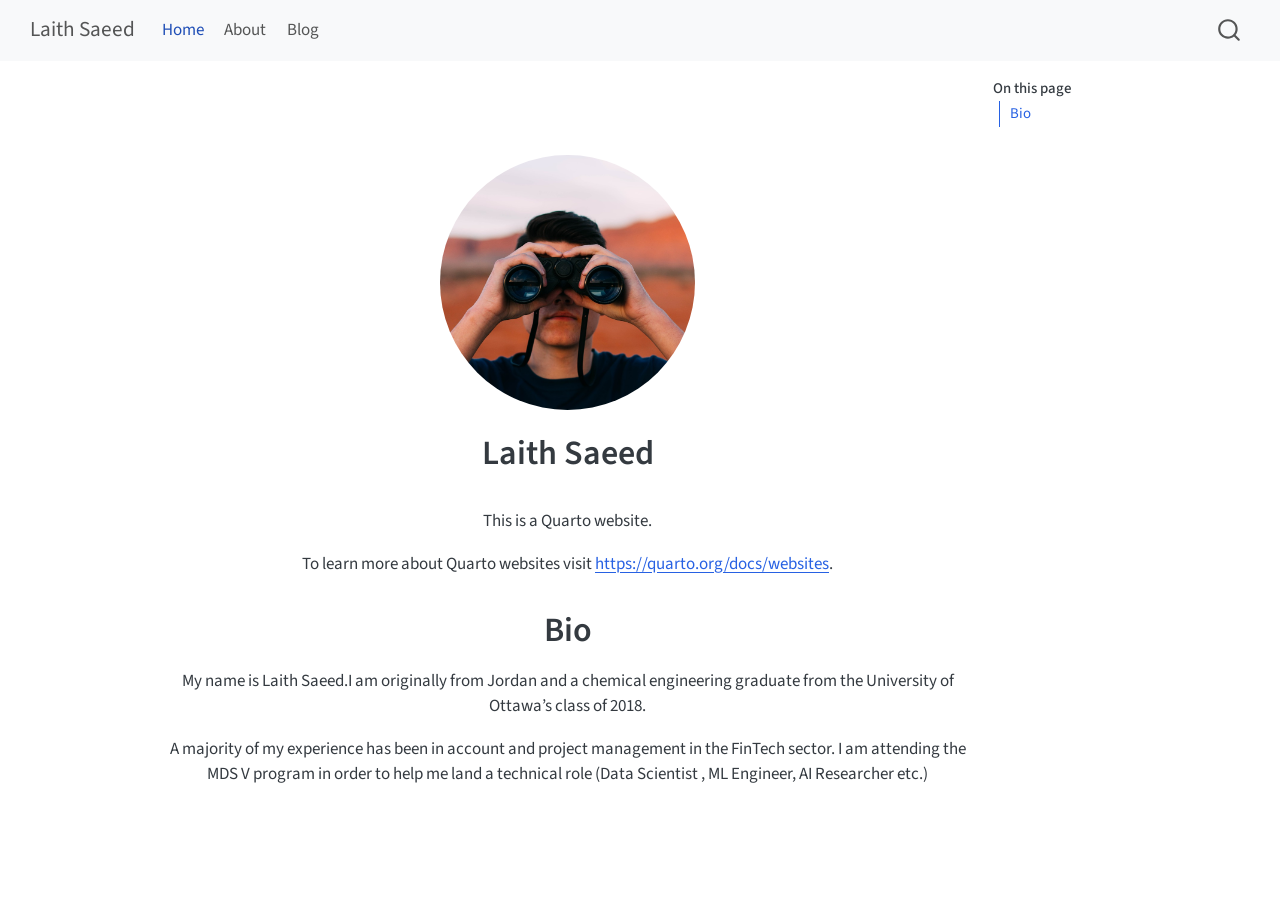
<file: docs/index.html>
<!DOCTYPE html>
<html xmlns="http://www.w3.org/1999/xhtml" lang="en" xml:lang="en"><head>

<meta charset="utf-8">
<meta name="generator" content="quarto-1.10.18">

<meta name="viewport" content="width=device-width, initial-scale=1.0, user-scalable=yes">


<title>Laith Saeed</title>
<style>
/* Default styles provided by pandoc.
** See https://pandoc.org/MANUAL.html#variables-for-html for config info.
*/
span.smallcaps{font-variant: small-caps;}
div.columns{display: flex; gap: 1.5em;}
div.column{flex: auto;}
@media screen {
div.columns{gap: min(4vw, 1.5em);}
div.column{overflow-x: auto;}
}
div.hanging-indent{margin-left: 1.5em; text-indent: -1.5em;}
ul.task-list{list-style: none;}
ul.task-list li input[type="checkbox"] {
  width: 0.8em;
  margin: 0 0.8em 0.2em -1em; /* quarto-specific, see https://github.com/quarto-dev/quarto-cli/issues/4556 */ 
  vertical-align: middle;
}
</style>


<script src="site_libs/quarto-nav/quarto-nav.js"></script>
<script src="site_libs/quarto-nav/headroom.min.js"></script>
<script src="site_libs/clipboard/clipboard.min.js"></script>
<script src="site_libs/quarto-search/autocomplete.umd.js"></script>
<script src="site_libs/quarto-search/fuse.min.js"></script>
<script src="site_libs/quarto-search/quarto-search.js"></script>
<meta name="quarto:offset" content="./">
<script src="site_libs/quarto-html/quarto.js" type="module"></script>
<script src="site_libs/quarto-html/tabsets/tabsets.js" type="module"></script>
<script src="site_libs/quarto-html/popper.min.js"></script>
<script src="site_libs/quarto-html/tippy.umd.min.js"></script>
<link href="site_libs/quarto-html/tippy.css" rel="stylesheet">
<link href="site_libs/quarto-html/quarto-syntax-highlighting-64a204ab8560d761af7679ceaba22944.css" rel="stylesheet" id="quarto-text-highlighting-styles">
<script src="site_libs/bootstrap/bootstrap.min.js"></script>
<link href="site_libs/bootstrap/bootstrap-icons.css" rel="stylesheet">
<link href="site_libs/bootstrap/bootstrap-39f149490451521b1390b826a6b7166e.min.css" rel="stylesheet" append-hash="true" id="quarto-bootstrap" data-mode="light">
<script id="quarto-search-options" type="application/json">{
  "location": "navbar",
  "copy-button": false,
  "collapse-after": 3,
  "panel-placement": "end",
  "type": "overlay",
  "limit": 50,
  "keyboard-shortcut": [
    "f",
    "/",
    "s"
  ],
  "show-item-context": false,
  "language": {
    "search-no-results-text": "No results",
    "search-matching-documents-text": "matching documents",
    "search-copy-link-title": "Copy link to search",
    "search-hide-matches-text": "Hide additional matches",
    "search-more-match-text": "more match in this document",
    "search-more-matches-text": "more matches in this document",
    "search-clear-button-title": "Clear",
    "search-text-placeholder": "",
    "search-detached-cancel-button-title": "Cancel",
    "search-submit-button-title": "Submit",
    "search-label": "Search"
  }
}</script>


<link rel="stylesheet" href="styles.css">
</head>

<body class="nav-fixed quarto-light">

<div id="quarto-search-results"></div>
  <header id="quarto-header" class="headroom fixed-top">
    <nav class="navbar navbar-expand-lg " data-bs-theme="dark">
      <div class="navbar-container container-fluid">
      <div class="navbar-brand-container mx-auto">
    <a class="navbar-brand" href="./index.html">
    <span class="navbar-title">Laith Saeed</span>
    </a>
  </div>
            <div id="quarto-search" class="" title="Search"></div>
          <button class="navbar-toggler" type="button" data-bs-toggle="collapse" data-bs-target="#navbarCollapse" aria-controls="navbarCollapse" role="menu" aria-expanded="false" aria-label="Toggle navigation" onclick="if (window.quartoToggleHeadroom) { window.quartoToggleHeadroom(); }">
  <span class="navbar-toggler-icon"></span>
</button>
          <div class="collapse navbar-collapse" id="navbarCollapse">
            <ul class="navbar-nav navbar-nav-scroll me-auto">
  <li class="nav-item">
    <a class="nav-link active" href="./index.html" aria-current="page"> 
<span class="menu-text">Home</span></a>
  </li>  
  <li class="nav-item">
    <a class="nav-link" href="./about.html"> 
<span class="menu-text">About</span></a>
  </li>  
  <li class="nav-item">
    <a class="nav-link" href="./blog.html"> 
<span class="menu-text">Blog</span></a>
  </li>  
</ul>
          </div> <!-- /navcollapse -->
            <div class="quarto-navbar-tools">
</div>
      </div> <!-- /container-fluid -->
    </nav>
</header>
<!-- content -->
<div id="quarto-content" class="quarto-container page-columns page-rows-contents page-layout-article page-navbar">
<!-- sidebar -->
<!-- margin-sidebar -->
    <div id="quarto-margin-sidebar" class="sidebar margin-sidebar">
        <nav id="TOC" role="doc-toc" class="toc-active">
    <h2 id="toc-title">On this page</h2>
  <ul>
  <li><a href="#bio" id="toc-bio" class="nav-link active" data-scroll-target="#bio">Bio</a></li>
  </ul>
</nav>
    </div>
<!-- main -->
<div class="quarto-about-jolla">
  <img src="images/milestone_pic.jpg" class="about-image
  round " style="height: 15em; width: 15em;">
 <header id="title-block-header" class="quarto-title-block default">
<div class="quarto-title">
<h1 class="title">Laith Saeed</h1>
</div>
<div class="quarto-title-meta">
  </div>
</header><main class="content" id="quarto-document-content">

<p>This is a Quarto website.</p>
<p>To learn more about Quarto websites visit <a href="https://quarto.org/docs/websites" class="uri">https://quarto.org/docs/websites</a>.</p>
<section id="bio" class="level1">
<h1>Bio</h1>
<p>My name is Laith Saeed.I am originally from Jordan and a chemical engineering graduate from the University of Ottawa’s class of 2018.</p>
<p>A majority of my experience has been in account and project management in the FinTech sector. I am attending the MDS V program in order to help me land a technical role (Data Scientist , ML Engineer, AI Researcher etc.)</p>


</section>
</main>  
</div>
 <!-- /main -->
<script id="quarto-html-after-body" type="application/javascript">
  window.document.addEventListener("DOMContentLoaded", function (event) {
    const isCodeAnnotation = (el) => {
      for (const clz of el.classList) {
        if (clz.startsWith('code-annotation-')) {                     
          return true;
        }
      }
      return false;
    }
    const onCopySuccess = function(e) {
      // button target
      const button = e.trigger;
      // don't keep focus
      button.blur();
      // flash "checked"
      button.classList.add('code-copy-button-checked');
      var currentTitle = button.getAttribute("title");
      button.setAttribute("title", "Copied!");
      let tooltip;
      if (window.bootstrap) {
        button.setAttribute("data-bs-toggle", "tooltip");
        button.setAttribute("data-bs-placement", "left");
        button.setAttribute("data-bs-title", "Copied!");
        tooltip = new bootstrap.Tooltip(button, 
          { trigger: "manual", 
            customClass: "code-copy-button-tooltip",
            offset: [0, -8]});
        tooltip.show();    
      }
      setTimeout(function() {
        if (tooltip) {
          tooltip.hide();
          button.removeAttribute("data-bs-title");
          button.removeAttribute("data-bs-toggle");
          button.removeAttribute("data-bs-placement");
        }
        button.setAttribute("title", currentTitle);
        button.classList.remove('code-copy-button-checked');
      }, 1000);
      // clear code selection
      e.clearSelection();
    }
    const getTextToCopy = function(trigger) {
      const outerScaffold = trigger.parentElement.cloneNode(true);
      const codeEl = outerScaffold.querySelector('code');
      for (const childEl of codeEl.children) {
        if (isCodeAnnotation(childEl)) {
          childEl.remove();
        }
      }
      return codeEl.innerText;
    }
    const clipboard = new window.ClipboardJS('.code-copy-button:not([data-in-quarto-modal])', {
      text: getTextToCopy
    });
    clipboard.on('success', onCopySuccess);
    if (window.document.getElementById('quarto-embedded-source-code-modal')) {
      const clipboardModal = new window.ClipboardJS('.code-copy-button[data-in-quarto-modal]', {
        text: getTextToCopy,
        container: window.document.getElementById('quarto-embedded-source-code-modal')
      });
      clipboardModal.on('success', onCopySuccess);
    }
      var localhostRegex = new RegExp(/^(?:http|https):\/\/localhost\:?[0-9]*\//);
      var mailtoRegex = new RegExp(/^mailto:/);
        var filterRegex = new RegExp('/' + window.location.host + '/');
      var isInternal = (href) => {
          return filterRegex.test(href) || localhostRegex.test(href) || mailtoRegex.test(href);
      }
      // Inspect non-navigation links and adorn them if external
     var links = window.document.querySelectorAll('a[href]:not(.nav-link):not(.navbar-brand):not(.toc-action):not(.sidebar-link):not(.sidebar-item-toggle):not(.pagination-link):not(.no-external):not([aria-hidden]):not(.dropdown-item):not(.quarto-navigation-tool):not(.about-link)');
      for (var i=0; i<links.length; i++) {
        const link = links[i];
        if (!isInternal(link.href)) {
          // undo the damage that might have been done by quarto-nav.js in the case of
          // links that we want to consider external
          if (link.dataset.originalHref !== undefined) {
            link.href = link.dataset.originalHref;
          }
        }
      }
    function tippyHover(el, contentFn, onTriggerFn, onUntriggerFn) {
      const config = {
        allowHTML: true,
        maxWidth: 500,
        delay: 100,
        arrow: false,
        appendTo: function(el) {
            return el.parentElement;
        },
        interactive: true,
        interactiveBorder: 10,
        theme: 'quarto',
        placement: 'bottom-start',
      };
      if (contentFn) {
        config.content = contentFn;
      }
      if (onTriggerFn) {
        config.onTrigger = onTriggerFn;
      }
      if (onUntriggerFn) {
        config.onUntrigger = onUntriggerFn;
      }
      window.tippy(el, config); 
    }
    const noterefs = window.document.querySelectorAll('a[role="doc-noteref"]');
    for (var i=0; i<noterefs.length; i++) {
      const ref = noterefs[i];
      tippyHover(ref, function() {
        // use id or data attribute instead here
        let href = ref.getAttribute('data-footnote-href') || ref.getAttribute('href');
        try { href = new URL(href).hash; } catch {}
        const id = href.replace(/^#\/?/, "");
        const note = window.document.getElementById(id);
        if (note) {
          return note.innerHTML;
        } else {
          return "";
        }
      });
    }
    const xrefs = window.document.querySelectorAll('a.quarto-xref');
    const processXRef = (id, note) => {
      // Strip column container classes
      const stripColumnClz = (el) => {
        el.classList.remove("page-full", "page-columns");
        if (el.children) {
          for (const child of el.children) {
            stripColumnClz(child);
          }
        }
      }
      stripColumnClz(note)
      if (id === null || id.startsWith('sec-')) {
        // Special case sections, only their first couple elements
        const container = document.createElement("div");
        if (note.children && note.children.length > 2) {
          container.appendChild(note.children[0].cloneNode(true));
          for (let i = 1; i < note.children.length; i++) {
            const child = note.children[i];
            if (child.tagName === "P" && child.innerText === "") {
              continue;
            } else {
              container.appendChild(child.cloneNode(true));
              break;
            }
          }
          if (window.Quarto?.typesetMath) {
            window.Quarto.typesetMath(container);
          }
          return container.innerHTML
        } else {
          if (window.Quarto?.typesetMath) {
            window.Quarto.typesetMath(note);
          }
          return note.innerHTML;
        }
      } else {
        // Remove any anchor links if they are present
        const anchorLink = note.querySelector('a.anchorjs-link');
        if (anchorLink) {
          anchorLink.remove();
        }
        if (window.Quarto?.typesetMath) {
          window.Quarto.typesetMath(note);
        }
        if (note.classList.contains("callout")) {
          return note.outerHTML;
        } else {
          return note.innerHTML;
        }
      }
    }
    for (var i=0; i<xrefs.length; i++) {
      const xref = xrefs[i];
      tippyHover(xref, undefined, function(instance) {
        instance.disable();
        let url = xref.getAttribute('href');
        let hash = undefined; 
        if (url.startsWith('#')) {
          hash = url;
        } else {
          try { hash = new URL(url).hash; } catch {}
        }
        if (hash) {
          const id = hash.replace(/^#\/?/, "");
          const note = window.document.getElementById(id);
          if (note !== null) {
            try {
              const html = processXRef(id, note.cloneNode(true));
              instance.setContent(html);
            } finally {
              instance.enable();
              instance.show();
            }
          } else {
            // See if we can fetch this
            fetch(url.split('#')[0])
            .then(res => res.text())
            .then(html => {
              const parser = new DOMParser();
              const htmlDoc = parser.parseFromString(html, "text/html");
              const note = htmlDoc.getElementById(id);
              if (note !== null) {
                const html = processXRef(id, note);
                instance.setContent(html);
              } 
            }).finally(() => {
              instance.enable();
              instance.show();
            });
          }
        } else {
          // See if we can fetch a full url (with no hash to target)
          // This is a special case and we should probably do some content thinning / targeting
          fetch(url)
          .then(res => res.text())
          .then(html => {
            const parser = new DOMParser();
            const htmlDoc = parser.parseFromString(html, "text/html");
            const note = htmlDoc.querySelector('main.content');
            if (note !== null) {
              // This should only happen for chapter cross references
              // (since there is no id in the URL)
              // remove the first header
              if (note.children.length > 0 && note.children[0].tagName === "HEADER") {
                note.children[0].remove();
              }
              const html = processXRef(null, note);
              instance.setContent(html);
            } 
          }).finally(() => {
            instance.enable();
            instance.show();
          });
        }
      }, function(instance) {
      });
    }
        let selectedAnnoteEl;
        const selectorForAnnotation = ( cell, annotation) => {
          let cellAttr = 'data-code-cell="' + cell + '"';
          let lineAttr = 'data-code-annotation="' +  annotation + '"';
          const selector = 'span[' + cellAttr + '][' + lineAttr + ']';
          return selector;
        }
        const selectCodeLines = (annoteEl) => {
          const doc = window.document;
          const targetCell = annoteEl.getAttribute("data-target-cell");
          const targetAnnotation = annoteEl.getAttribute("data-target-annotation");
          const annoteSpan = window.document.querySelector(selectorForAnnotation(targetCell, targetAnnotation));
          const lines = annoteSpan.getAttribute("data-code-lines").split(",");
          const lineIds = lines.map((line) => {
            return targetCell + "-" + line;
          })
          let top = null;
          let height = null;
          let parent = null;
          if (lineIds.length > 0) {
              //compute the position of the single el (top and bottom and make a div)
              const el = window.document.getElementById(lineIds[0]);
              top = el.offsetTop;
              height = el.offsetHeight;
              parent = el.parentElement.parentElement;
            if (lineIds.length > 1) {
              const lastEl = window.document.getElementById(lineIds[lineIds.length - 1]);
              const bottom = lastEl.offsetTop + lastEl.offsetHeight;
              height = bottom - top;
            }
            if (top !== null && height !== null && parent !== null) {
              // cook up a div (if necessary) and position it 
              let div = window.document.getElementById("code-annotation-line-highlight");
              if (div === null) {
                div = window.document.createElement("div");
                div.setAttribute("id", "code-annotation-line-highlight");
                div.style.position = 'absolute';
                parent.appendChild(div);
              }
              div.style.top = top - 2 + "px";
              div.style.height = height + 4 + "px";
              div.style.left = 0;
              let gutterDiv = window.document.getElementById("code-annotation-line-highlight-gutter");
              if (gutterDiv === null) {
                gutterDiv = window.document.createElement("div");
                gutterDiv.setAttribute("id", "code-annotation-line-highlight-gutter");
                gutterDiv.style.position = 'absolute';
                const codeCell = window.document.getElementById(targetCell);
                const gutter = codeCell.querySelector('.code-annotation-gutter');
                gutter.appendChild(gutterDiv);
              }
              gutterDiv.style.top = top - 2 + "px";
              gutterDiv.style.height = height + 4 + "px";
            }
            selectedAnnoteEl = annoteEl;
          }
        };
        const unselectCodeLines = () => {
          const elementsIds = ["code-annotation-line-highlight", "code-annotation-line-highlight-gutter"];
          elementsIds.forEach((elId) => {
            const div = window.document.getElementById(elId);
            if (div) {
              div.remove();
            }
          });
          selectedAnnoteEl = undefined;
        };
          // Handle positioning of the toggle
      window.addEventListener(
        "resize",
        throttle(() => {
          elRect = undefined;
          if (selectedAnnoteEl) {
            selectCodeLines(selectedAnnoteEl);
          }
        }, 10)
      );
      function throttle(fn, ms) {
      let throttle = false;
      let timer;
        return (...args) => {
          if(!throttle) { // first call gets through
              fn.apply(this, args);
              throttle = true;
          } else { // all the others get throttled
              if(timer) clearTimeout(timer); // cancel #2
              timer = setTimeout(() => {
                fn.apply(this, args);
                timer = throttle = false;
              }, ms);
          }
        };
      }
        // Attach click handler to the DT
        const annoteDls = window.document.querySelectorAll('dt[data-target-cell]');
        for (const annoteDlNode of annoteDls) {
          annoteDlNode.addEventListener('click', (event) => {
            const clickedEl = event.target;
            if (clickedEl !== selectedAnnoteEl) {
              unselectCodeLines();
              const activeEl = window.document.querySelector('dt[data-target-cell].code-annotation-active');
              if (activeEl) {
                activeEl.classList.remove('code-annotation-active');
              }
              selectCodeLines(clickedEl);
              clickedEl.classList.add('code-annotation-active');
            } else {
              // Unselect the line
              unselectCodeLines();
              clickedEl.classList.remove('code-annotation-active');
            }
          });
        }
    const findCites = (el) => {
      const parentEl = el.parentElement;
      if (parentEl) {
        const cites = parentEl.dataset.cites;
        if (cites) {
          return {
            el,
            cites: cites.split(' ')
          };
        } else {
          return findCites(el.parentElement)
        }
      } else {
        return undefined;
      }
    };
    var bibliorefs = window.document.querySelectorAll('a[role="doc-biblioref"]');
    for (var i=0; i<bibliorefs.length; i++) {
      const ref = bibliorefs[i];
      const citeInfo = findCites(ref);
      if (citeInfo) {
        tippyHover(citeInfo.el, function() {
          var popup = window.document.createElement('div');
          citeInfo.cites.forEach(function(cite) {
            var citeDiv = window.document.createElement('div');
            citeDiv.classList.add('hanging-indent');
            citeDiv.classList.add('csl-entry');
            var biblioDiv = window.document.getElementById('ref-' + cite);
            if (biblioDiv) {
              citeDiv.innerHTML = biblioDiv.innerHTML;
            }
            popup.appendChild(citeDiv);
          });
          return popup.innerHTML;
        });
      }
    }
  });
  </script>
</div> <!-- /content -->




</body></html>
</file>
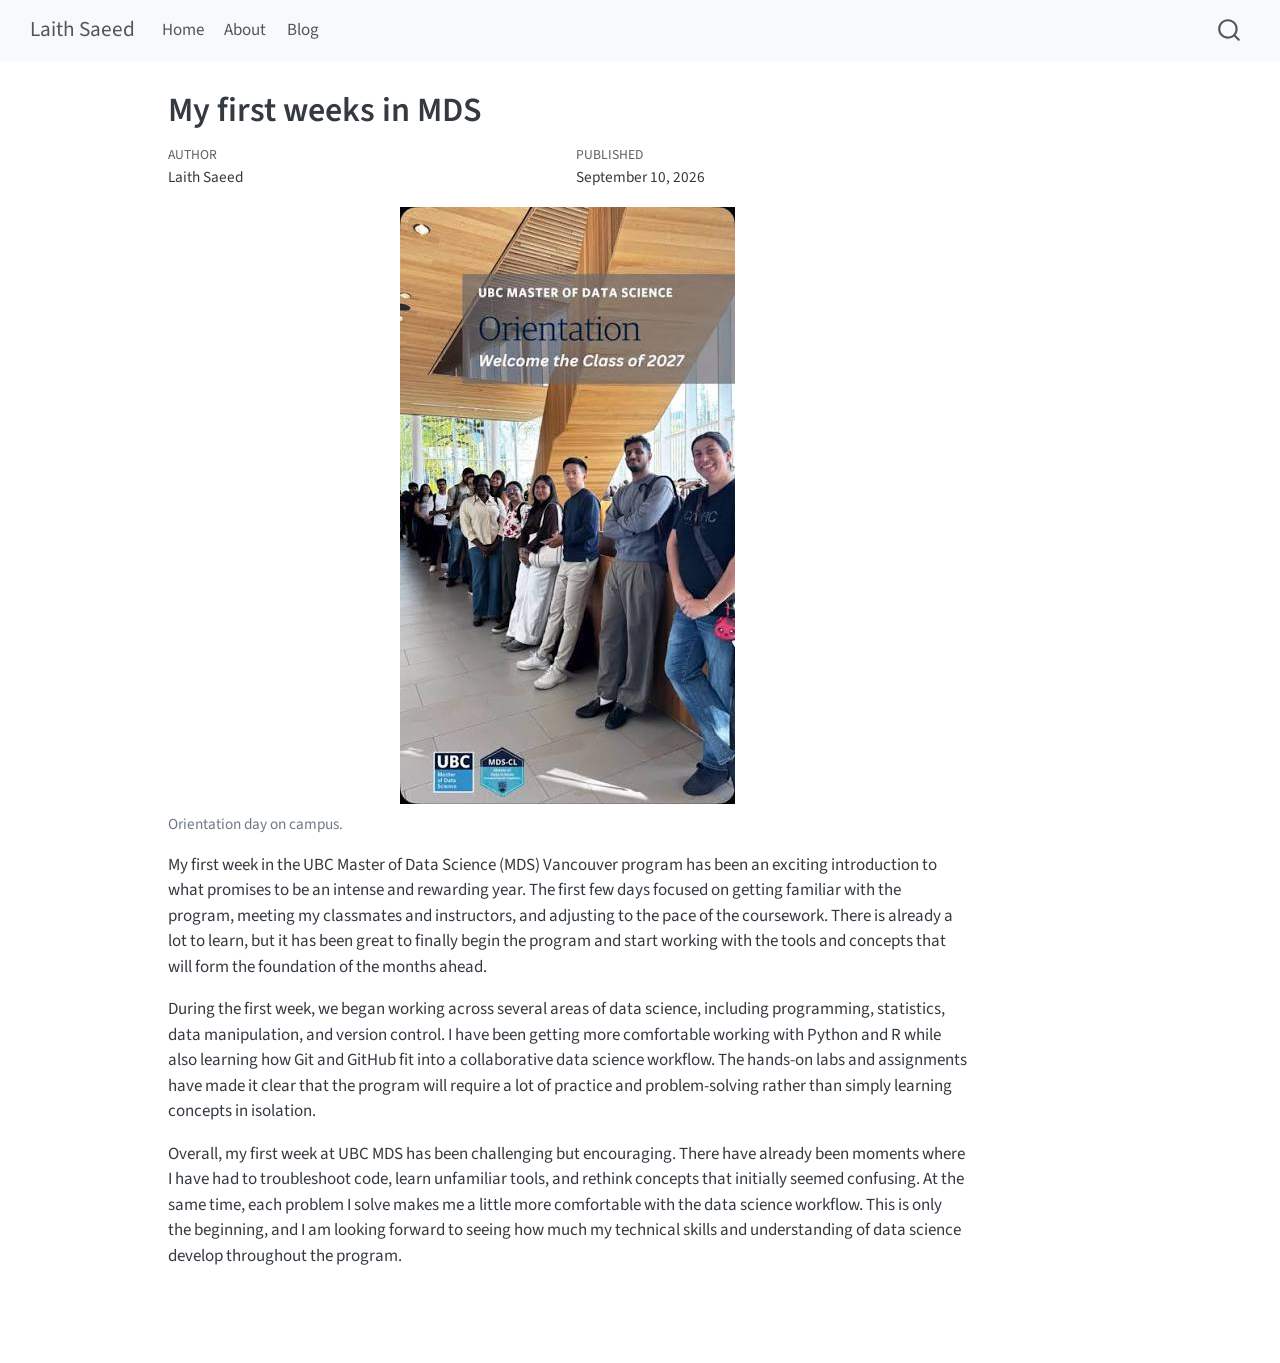
<file: docs/posts/first-weeks/index.html>
<!DOCTYPE html>
<html xmlns="http://www.w3.org/1999/xhtml" lang="en" xml:lang="en"><head>

<meta charset="utf-8">
<meta name="generator" content="quarto-1.10.18">

<meta name="viewport" content="width=device-width, initial-scale=1.0, user-scalable=yes">

<meta name="author" content="Laith Saeed">
<meta name="dcterms.date" content="2026-09-10">

<title>My first weeks in MDS – Laith Saeed</title>
<style>
/* Default styles provided by pandoc.
** See https://pandoc.org/MANUAL.html#variables-for-html for config info.
*/
span.smallcaps{font-variant: small-caps;}
div.columns{display: flex; gap: 1.5em;}
div.column{flex: auto;}
@media screen {
div.columns{gap: min(4vw, 1.5em);}
div.column{overflow-x: auto;}
}
div.hanging-indent{margin-left: 1.5em; text-indent: -1.5em;}
ul.task-list{list-style: none;}
ul.task-list li input[type="checkbox"] {
  width: 0.8em;
  margin: 0 0.8em 0.2em -1em; /* quarto-specific, see https://github.com/quarto-dev/quarto-cli/issues/4556 */ 
  vertical-align: middle;
}
</style>


<script src="../../site_libs/quarto-nav/quarto-nav.js"></script>
<script src="../../site_libs/quarto-nav/headroom.min.js"></script>
<script src="../../site_libs/clipboard/clipboard.min.js"></script>
<script src="../../site_libs/quarto-search/autocomplete.umd.js"></script>
<script src="../../site_libs/quarto-search/fuse.min.js"></script>
<script src="../../site_libs/quarto-search/quarto-search.js"></script>
<meta name="quarto:offset" content="../../">
<script src="../../site_libs/quarto-html/quarto.js" type="module"></script>
<script src="../../site_libs/quarto-html/tabsets/tabsets.js" type="module"></script>
<script src="../../site_libs/quarto-html/popper.min.js"></script>
<script src="../../site_libs/quarto-html/tippy.umd.min.js"></script>
<script src="../../site_libs/quarto-html/anchor.min.js"></script>
<link href="../../site_libs/quarto-html/tippy.css" rel="stylesheet">
<link href="../../site_libs/quarto-html/quarto-syntax-highlighting-64a204ab8560d761af7679ceaba22944.css" rel="stylesheet" id="quarto-text-highlighting-styles">
<script src="../../site_libs/bootstrap/bootstrap.min.js"></script>
<link href="../../site_libs/bootstrap/bootstrap-icons.css" rel="stylesheet">
<link href="../../site_libs/bootstrap/bootstrap-39f149490451521b1390b826a6b7166e.min.css" rel="stylesheet" append-hash="true" id="quarto-bootstrap" data-mode="light">
<script id="quarto-search-options" type="application/json">{
  "location": "navbar",
  "copy-button": false,
  "collapse-after": 3,
  "panel-placement": "end",
  "type": "overlay",
  "limit": 50,
  "keyboard-shortcut": [
    "f",
    "/",
    "s"
  ],
  "show-item-context": false,
  "language": {
    "search-no-results-text": "No results",
    "search-matching-documents-text": "matching documents",
    "search-copy-link-title": "Copy link to search",
    "search-hide-matches-text": "Hide additional matches",
    "search-more-match-text": "more match in this document",
    "search-more-matches-text": "more matches in this document",
    "search-clear-button-title": "Clear",
    "search-text-placeholder": "",
    "search-detached-cancel-button-title": "Cancel",
    "search-submit-button-title": "Submit",
    "search-label": "Search"
  }
}</script>


<link rel="stylesheet" href="../../styles.css">
</head>

<body class="nav-fixed quarto-light">

<div id="quarto-search-results"></div>
  <header id="quarto-header" class="headroom fixed-top">
    <nav class="navbar navbar-expand-lg " data-bs-theme="dark">
      <div class="navbar-container container-fluid">
      <div class="navbar-brand-container mx-auto">
    <a class="navbar-brand" href="../../index.html">
    <span class="navbar-title">Laith Saeed</span>
    </a>
  </div>
            <div id="quarto-search" class="" title="Search"></div>
          <button class="navbar-toggler" type="button" data-bs-toggle="collapse" data-bs-target="#navbarCollapse" aria-controls="navbarCollapse" role="menu" aria-expanded="false" aria-label="Toggle navigation" onclick="if (window.quartoToggleHeadroom) { window.quartoToggleHeadroom(); }">
  <span class="navbar-toggler-icon"></span>
</button>
          <div class="collapse navbar-collapse" id="navbarCollapse">
            <ul class="navbar-nav navbar-nav-scroll me-auto">
  <li class="nav-item">
    <a class="nav-link" href="../../index.html"> 
<span class="menu-text">Home</span></a>
  </li>  
  <li class="nav-item">
    <a class="nav-link" href="../../about.html"> 
<span class="menu-text">About</span></a>
  </li>  
  <li class="nav-item">
    <a class="nav-link" href="../../blog.html"> 
<span class="menu-text">Blog</span></a>
  </li>  
</ul>
          </div> <!-- /navcollapse -->
            <div class="quarto-navbar-tools">
</div>
      </div> <!-- /container-fluid -->
    </nav>
</header>
<!-- content -->
<div id="quarto-content" class="quarto-container page-columns page-rows-contents page-layout-article page-navbar">
<!-- sidebar -->
<!-- margin-sidebar -->
    <div id="quarto-margin-sidebar" class="sidebar margin-sidebar zindex-bottom">
        
    </div>
<!-- main -->
<main class="content" id="quarto-document-content">

<header id="title-block-header" class="quarto-title-block default">
<div class="quarto-title">
<h1 class="title">My first weeks in MDS</h1>
</div>



<div class="quarto-title-meta">

    <div>
    <div class="quarto-title-meta-heading">Author</div>
    <div class="quarto-title-meta-contents">
             <p>Laith Saeed </p>
          </div>
  </div>
    
    <div>
    <div class="quarto-title-meta-heading">Published</div>
    <div class="quarto-title-meta-contents">
      <p class="date">September 10, 2026</p>
    </div>
  </div>
  
    
  </div>
  


</header>


<div class="quarto-figure quarto-figure-center">
<figure class="figure">
<p><img src="orientation_day.jpeg" class="img-fluid figure-img"></p>
<figcaption>Orientation day on campus.</figcaption>
</figure>
</div>
<p>My first week in the UBC Master of Data Science (MDS) Vancouver program has been an exciting introduction to what promises to be an intense and rewarding year. The first few days focused on getting familiar with the program, meeting my classmates and instructors, and adjusting to the pace of the coursework. There is already a lot to learn, but it has been great to finally begin the program and start working with the tools and concepts that will form the foundation of the months ahead.</p>
<p>During the first week, we began working across several areas of data science, including programming, statistics, data manipulation, and version control. I have been getting more comfortable working with Python and R while also learning how Git and GitHub fit into a collaborative data science workflow. The hands-on labs and assignments have made it clear that the program will require a lot of practice and problem-solving rather than simply learning concepts in isolation.</p>
<p>Overall, my first week at UBC MDS has been challenging but encouraging. There have already been moments where I have had to troubleshoot code, learn unfamiliar tools, and rethink concepts that initially seemed confusing. At the same time, each problem I solve makes me a little more comfortable with the data science workflow. This is only the beginning, and I am looking forward to seeing how much my technical skills and understanding of data science develop throughout the program.</p>



</main> <!-- /main -->
<script id="quarto-html-after-body" type="application/javascript">
  window.document.addEventListener("DOMContentLoaded", function (event) {
    const icon = "";
    const anchorJS = new window.AnchorJS();
    anchorJS.options = {
      placement: 'right',
      icon: icon
    };
    anchorJS.add('.anchored');
    const isCodeAnnotation = (el) => {
      for (const clz of el.classList) {
        if (clz.startsWith('code-annotation-')) {                     
          return true;
        }
      }
      return false;
    }
    const onCopySuccess = function(e) {
      // button target
      const button = e.trigger;
      // don't keep focus
      button.blur();
      // flash "checked"
      button.classList.add('code-copy-button-checked');
      var currentTitle = button.getAttribute("title");
      button.setAttribute("title", "Copied!");
      let tooltip;
      if (window.bootstrap) {
        button.setAttribute("data-bs-toggle", "tooltip");
        button.setAttribute("data-bs-placement", "left");
        button.setAttribute("data-bs-title", "Copied!");
        tooltip = new bootstrap.Tooltip(button, 
          { trigger: "manual", 
            customClass: "code-copy-button-tooltip",
            offset: [0, -8]});
        tooltip.show();    
      }
      setTimeout(function() {
        if (tooltip) {
          tooltip.hide();
          button.removeAttribute("data-bs-title");
          button.removeAttribute("data-bs-toggle");
          button.removeAttribute("data-bs-placement");
        }
        button.setAttribute("title", currentTitle);
        button.classList.remove('code-copy-button-checked');
      }, 1000);
      // clear code selection
      e.clearSelection();
    }
    const getTextToCopy = function(trigger) {
      const outerScaffold = trigger.parentElement.cloneNode(true);
      const codeEl = outerScaffold.querySelector('code');
      for (const childEl of codeEl.children) {
        if (isCodeAnnotation(childEl)) {
          childEl.remove();
        }
      }
      return codeEl.innerText;
    }
    const clipboard = new window.ClipboardJS('.code-copy-button:not([data-in-quarto-modal])', {
      text: getTextToCopy
    });
    clipboard.on('success', onCopySuccess);
    if (window.document.getElementById('quarto-embedded-source-code-modal')) {
      const clipboardModal = new window.ClipboardJS('.code-copy-button[data-in-quarto-modal]', {
        text: getTextToCopy,
        container: window.document.getElementById('quarto-embedded-source-code-modal')
      });
      clipboardModal.on('success', onCopySuccess);
    }
      var localhostRegex = new RegExp(/^(?:http|https):\/\/localhost\:?[0-9]*\//);
      var mailtoRegex = new RegExp(/^mailto:/);
        var filterRegex = new RegExp('/' + window.location.host + '/');
      var isInternal = (href) => {
          return filterRegex.test(href) || localhostRegex.test(href) || mailtoRegex.test(href);
      }
      // Inspect non-navigation links and adorn them if external
     var links = window.document.querySelectorAll('a[href]:not(.nav-link):not(.navbar-brand):not(.toc-action):not(.sidebar-link):not(.sidebar-item-toggle):not(.pagination-link):not(.no-external):not([aria-hidden]):not(.dropdown-item):not(.quarto-navigation-tool):not(.about-link)');
      for (var i=0; i<links.length; i++) {
        const link = links[i];
        if (!isInternal(link.href)) {
          // undo the damage that might have been done by quarto-nav.js in the case of
          // links that we want to consider external
          if (link.dataset.originalHref !== undefined) {
            link.href = link.dataset.originalHref;
          }
        }
      }
    function tippyHover(el, contentFn, onTriggerFn, onUntriggerFn) {
      const config = {
        allowHTML: true,
        maxWidth: 500,
        delay: 100,
        arrow: false,
        appendTo: function(el) {
            return el.parentElement;
        },
        interactive: true,
        interactiveBorder: 10,
        theme: 'quarto',
        placement: 'bottom-start',
      };
      if (contentFn) {
        config.content = contentFn;
      }
      if (onTriggerFn) {
        config.onTrigger = onTriggerFn;
      }
      if (onUntriggerFn) {
        config.onUntrigger = onUntriggerFn;
      }
      window.tippy(el, config); 
    }
    const noterefs = window.document.querySelectorAll('a[role="doc-noteref"]');
    for (var i=0; i<noterefs.length; i++) {
      const ref = noterefs[i];
      tippyHover(ref, function() {
        // use id or data attribute instead here
        let href = ref.getAttribute('data-footnote-href') || ref.getAttribute('href');
        try { href = new URL(href).hash; } catch {}
        const id = href.replace(/^#\/?/, "");
        const note = window.document.getElementById(id);
        if (note) {
          return note.innerHTML;
        } else {
          return "";
        }
      });
    }
    const xrefs = window.document.querySelectorAll('a.quarto-xref');
    const processXRef = (id, note) => {
      // Strip column container classes
      const stripColumnClz = (el) => {
        el.classList.remove("page-full", "page-columns");
        if (el.children) {
          for (const child of el.children) {
            stripColumnClz(child);
          }
        }
      }
      stripColumnClz(note)
      if (id === null || id.startsWith('sec-')) {
        // Special case sections, only their first couple elements
        const container = document.createElement("div");
        if (note.children && note.children.length > 2) {
          container.appendChild(note.children[0].cloneNode(true));
          for (let i = 1; i < note.children.length; i++) {
            const child = note.children[i];
            if (child.tagName === "P" && child.innerText === "") {
              continue;
            } else {
              container.appendChild(child.cloneNode(true));
              break;
            }
          }
          if (window.Quarto?.typesetMath) {
            window.Quarto.typesetMath(container);
          }
          return container.innerHTML
        } else {
          if (window.Quarto?.typesetMath) {
            window.Quarto.typesetMath(note);
          }
          return note.innerHTML;
        }
      } else {
        // Remove any anchor links if they are present
        const anchorLink = note.querySelector('a.anchorjs-link');
        if (anchorLink) {
          anchorLink.remove();
        }
        if (window.Quarto?.typesetMath) {
          window.Quarto.typesetMath(note);
        }
        if (note.classList.contains("callout")) {
          return note.outerHTML;
        } else {
          return note.innerHTML;
        }
      }
    }
    for (var i=0; i<xrefs.length; i++) {
      const xref = xrefs[i];
      tippyHover(xref, undefined, function(instance) {
        instance.disable();
        let url = xref.getAttribute('href');
        let hash = undefined; 
        if (url.startsWith('#')) {
          hash = url;
        } else {
          try { hash = new URL(url).hash; } catch {}
        }
        if (hash) {
          const id = hash.replace(/^#\/?/, "");
          const note = window.document.getElementById(id);
          if (note !== null) {
            try {
              const html = processXRef(id, note.cloneNode(true));
              instance.setContent(html);
            } finally {
              instance.enable();
              instance.show();
            }
          } else {
            // See if we can fetch this
            fetch(url.split('#')[0])
            .then(res => res.text())
            .then(html => {
              const parser = new DOMParser();
              const htmlDoc = parser.parseFromString(html, "text/html");
              const note = htmlDoc.getElementById(id);
              if (note !== null) {
                const html = processXRef(id, note);
                instance.setContent(html);
              } 
            }).finally(() => {
              instance.enable();
              instance.show();
            });
          }
        } else {
          // See if we can fetch a full url (with no hash to target)
          // This is a special case and we should probably do some content thinning / targeting
          fetch(url)
          .then(res => res.text())
          .then(html => {
            const parser = new DOMParser();
            const htmlDoc = parser.parseFromString(html, "text/html");
            const note = htmlDoc.querySelector('main.content');
            if (note !== null) {
              // This should only happen for chapter cross references
              // (since there is no id in the URL)
              // remove the first header
              if (note.children.length > 0 && note.children[0].tagName === "HEADER") {
                note.children[0].remove();
              }
              const html = processXRef(null, note);
              instance.setContent(html);
            } 
          }).finally(() => {
            instance.enable();
            instance.show();
          });
        }
      }, function(instance) {
      });
    }
        let selectedAnnoteEl;
        const selectorForAnnotation = ( cell, annotation) => {
          let cellAttr = 'data-code-cell="' + cell + '"';
          let lineAttr = 'data-code-annotation="' +  annotation + '"';
          const selector = 'span[' + cellAttr + '][' + lineAttr + ']';
          return selector;
        }
        const selectCodeLines = (annoteEl) => {
          const doc = window.document;
          const targetCell = annoteEl.getAttribute("data-target-cell");
          const targetAnnotation = annoteEl.getAttribute("data-target-annotation");
          const annoteSpan = window.document.querySelector(selectorForAnnotation(targetCell, targetAnnotation));
          const lines = annoteSpan.getAttribute("data-code-lines").split(",");
          const lineIds = lines.map((line) => {
            return targetCell + "-" + line;
          })
          let top = null;
          let height = null;
          let parent = null;
          if (lineIds.length > 0) {
              //compute the position of the single el (top and bottom and make a div)
              const el = window.document.getElementById(lineIds[0]);
              top = el.offsetTop;
              height = el.offsetHeight;
              parent = el.parentElement.parentElement;
            if (lineIds.length > 1) {
              const lastEl = window.document.getElementById(lineIds[lineIds.length - 1]);
              const bottom = lastEl.offsetTop + lastEl.offsetHeight;
              height = bottom - top;
            }
            if (top !== null && height !== null && parent !== null) {
              // cook up a div (if necessary) and position it 
              let div = window.document.getElementById("code-annotation-line-highlight");
              if (div === null) {
                div = window.document.createElement("div");
                div.setAttribute("id", "code-annotation-line-highlight");
                div.style.position = 'absolute';
                parent.appendChild(div);
              }
              div.style.top = top - 2 + "px";
              div.style.height = height + 4 + "px";
              div.style.left = 0;
              let gutterDiv = window.document.getElementById("code-annotation-line-highlight-gutter");
              if (gutterDiv === null) {
                gutterDiv = window.document.createElement("div");
                gutterDiv.setAttribute("id", "code-annotation-line-highlight-gutter");
                gutterDiv.style.position = 'absolute';
                const codeCell = window.document.getElementById(targetCell);
                const gutter = codeCell.querySelector('.code-annotation-gutter');
                gutter.appendChild(gutterDiv);
              }
              gutterDiv.style.top = top - 2 + "px";
              gutterDiv.style.height = height + 4 + "px";
            }
            selectedAnnoteEl = annoteEl;
          }
        };
        const unselectCodeLines = () => {
          const elementsIds = ["code-annotation-line-highlight", "code-annotation-line-highlight-gutter"];
          elementsIds.forEach((elId) => {
            const div = window.document.getElementById(elId);
            if (div) {
              div.remove();
            }
          });
          selectedAnnoteEl = undefined;
        };
          // Handle positioning of the toggle
      window.addEventListener(
        "resize",
        throttle(() => {
          elRect = undefined;
          if (selectedAnnoteEl) {
            selectCodeLines(selectedAnnoteEl);
          }
        }, 10)
      );
      function throttle(fn, ms) {
      let throttle = false;
      let timer;
        return (...args) => {
          if(!throttle) { // first call gets through
              fn.apply(this, args);
              throttle = true;
          } else { // all the others get throttled
              if(timer) clearTimeout(timer); // cancel #2
              timer = setTimeout(() => {
                fn.apply(this, args);
                timer = throttle = false;
              }, ms);
          }
        };
      }
        // Attach click handler to the DT
        const annoteDls = window.document.querySelectorAll('dt[data-target-cell]');
        for (const annoteDlNode of annoteDls) {
          annoteDlNode.addEventListener('click', (event) => {
            const clickedEl = event.target;
            if (clickedEl !== selectedAnnoteEl) {
              unselectCodeLines();
              const activeEl = window.document.querySelector('dt[data-target-cell].code-annotation-active');
              if (activeEl) {
                activeEl.classList.remove('code-annotation-active');
              }
              selectCodeLines(clickedEl);
              clickedEl.classList.add('code-annotation-active');
            } else {
              // Unselect the line
              unselectCodeLines();
              clickedEl.classList.remove('code-annotation-active');
            }
          });
        }
    const findCites = (el) => {
      const parentEl = el.parentElement;
      if (parentEl) {
        const cites = parentEl.dataset.cites;
        if (cites) {
          return {
            el,
            cites: cites.split(' ')
          };
        } else {
          return findCites(el.parentElement)
        }
      } else {
        return undefined;
      }
    };
    var bibliorefs = window.document.querySelectorAll('a[role="doc-biblioref"]');
    for (var i=0; i<bibliorefs.length; i++) {
      const ref = bibliorefs[i];
      const citeInfo = findCites(ref);
      if (citeInfo) {
        tippyHover(citeInfo.el, function() {
          var popup = window.document.createElement('div');
          citeInfo.cites.forEach(function(cite) {
            var citeDiv = window.document.createElement('div');
            citeDiv.classList.add('hanging-indent');
            citeDiv.classList.add('csl-entry');
            var biblioDiv = window.document.getElementById('ref-' + cite);
            if (biblioDiv) {
              citeDiv.innerHTML = biblioDiv.innerHTML;
            }
            popup.appendChild(citeDiv);
          });
          return popup.innerHTML;
        });
      }
    }
  });
  </script>
</div> <!-- /content -->




</body></html>
</file>
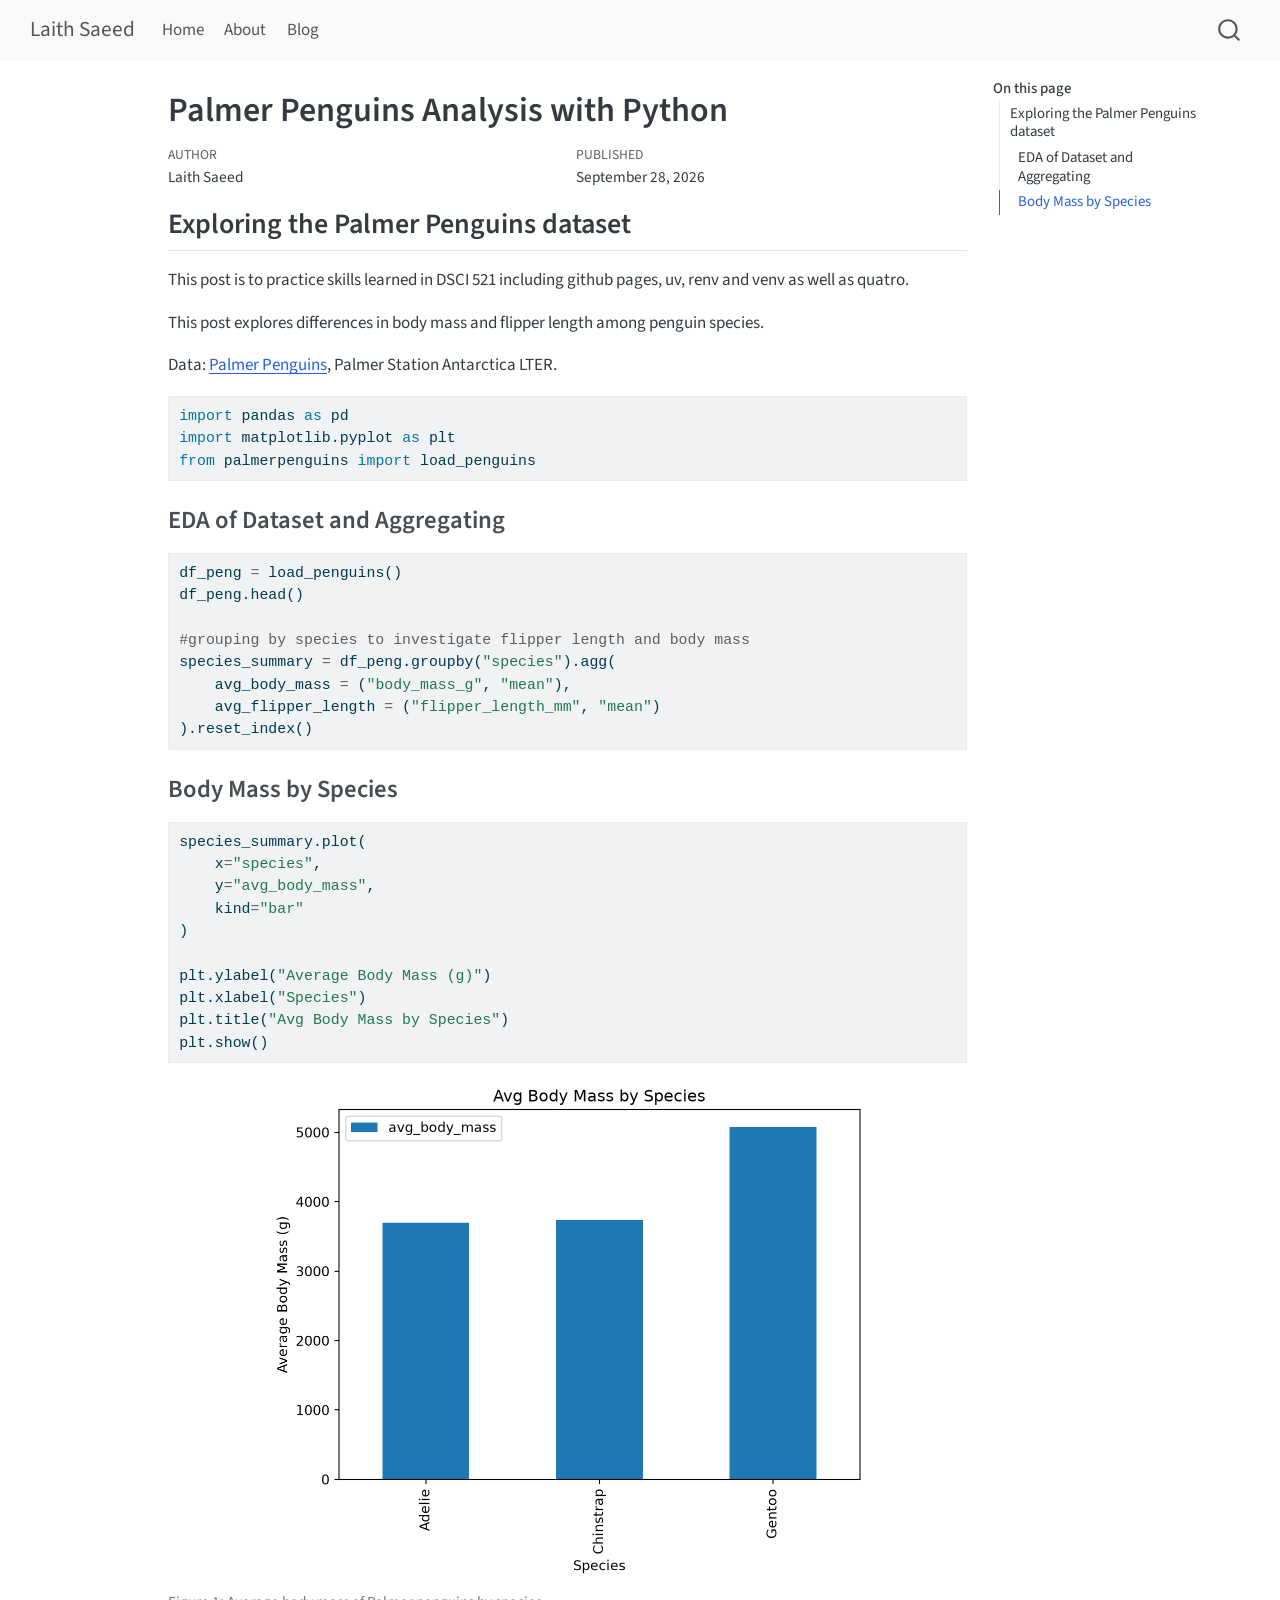
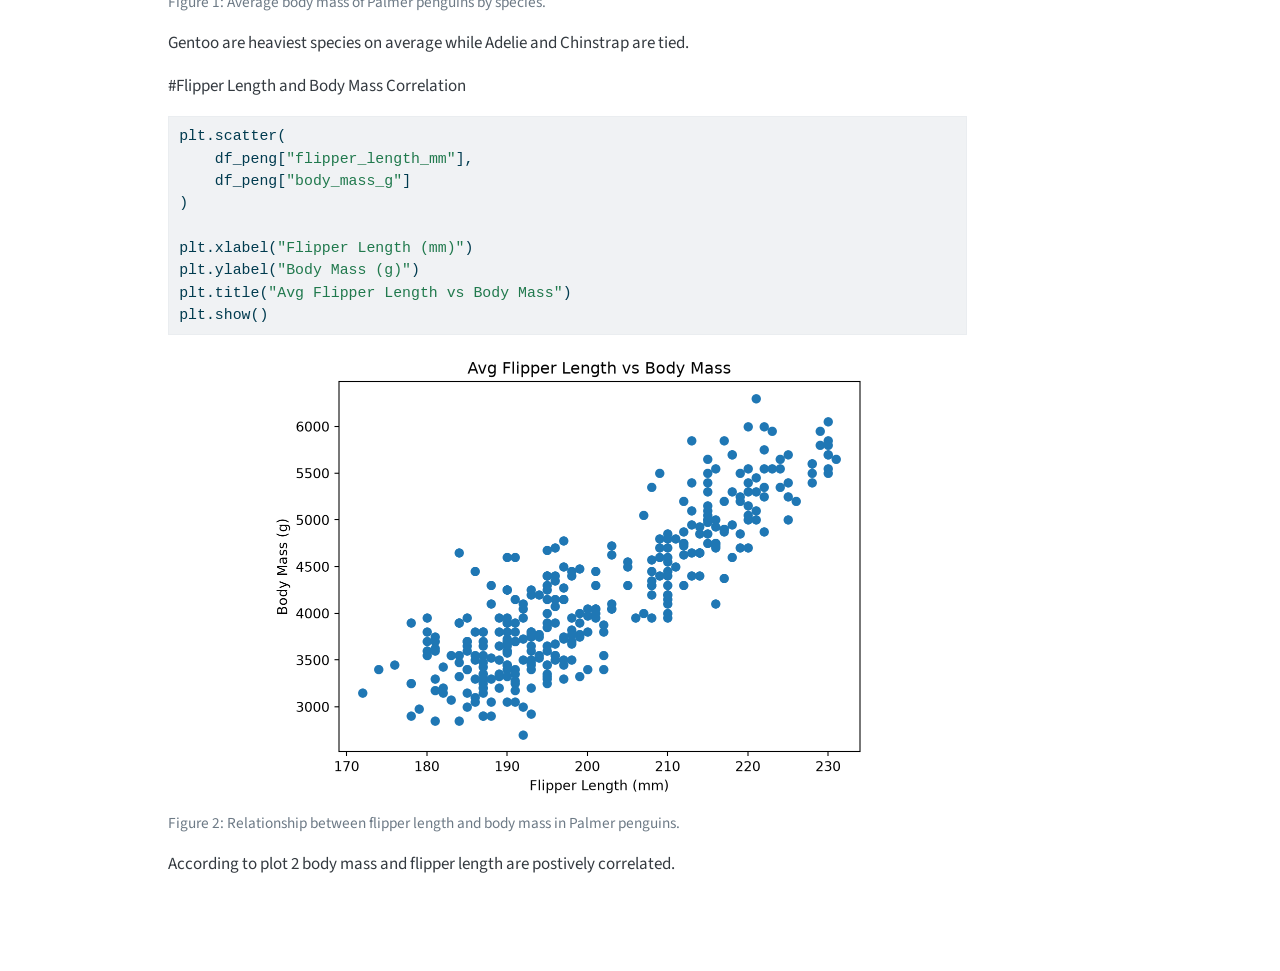
<file: docs/posts/penguins-python/index.html>
<!DOCTYPE html>
<html xmlns="http://www.w3.org/1999/xhtml" lang="en" xml:lang="en"><head>

<meta charset="utf-8">
<meta name="generator" content="quarto-1.10.18">

<meta name="viewport" content="width=device-width, initial-scale=1.0, user-scalable=yes">

<meta name="author" content="Laith Saeed">
<meta name="dcterms.date" content="2026-09-28">

<title>Palmer Penguins Analysis with Python – Laith Saeed</title>
<style>
/* Default styles provided by pandoc.
** See https://pandoc.org/MANUAL.html#variables-for-html for config info.
*/
span.smallcaps{font-variant: small-caps;}
div.columns{display: flex; gap: 1.5em;}
div.column{flex: auto;}
@media screen {
div.columns{gap: min(4vw, 1.5em);}
div.column{overflow-x: auto;}
}
div.hanging-indent{margin-left: 1.5em; text-indent: -1.5em;}
ul.task-list{list-style: none;}
ul.task-list li input[type="checkbox"] {
  width: 0.8em;
  margin: 0 0.8em 0.2em -1em; /* quarto-specific, see https://github.com/quarto-dev/quarto-cli/issues/4556 */ 
  vertical-align: middle;
}
/* CSS for syntax highlighting */
html { -webkit-text-size-adjust: 100%; }
pre > code.sourceCode { white-space: pre; position: relative; }
pre > code.sourceCode > span { display: inline-block; line-height: 1.25; }
pre > code.sourceCode > span:empty { height: 1.2em; }
.sourceCode { overflow: visible; }
code.sourceCode > span { color: inherit; text-decoration: inherit; }
div.sourceCode { margin: 1em 0; }
pre.sourceCode { margin: 0; }
@media screen {
div.sourceCode { overflow: auto; }
}
@media print {
pre > code.sourceCode { white-space: pre-wrap; }
pre > code.sourceCode > span { text-indent: -5em; padding-left: 5em; }
}
pre.numberSource code
  { counter-reset: source-line 0; }
pre.numberSource code > span
  { position: relative; left: -4em; counter-increment: source-line; }
pre.numberSource code > span > a:first-child::before
  { content: counter(source-line);
    position: relative; left: -1em; text-align: right; vertical-align: baseline;
    border: none; display: inline-block;
    -webkit-touch-callout: none; -webkit-user-select: none;
    -khtml-user-select: none; -moz-user-select: none;
    -ms-user-select: none; user-select: none;
    padding: 0 4px; width: 4em;
  }
pre.numberSource { margin-left: 3em;  padding-left: 4px; }
div.sourceCode
  {   }
@media screen {
pre > code.sourceCode > span > a:first-child::before { text-decoration: underline; }
}
</style>


<script src="../../site_libs/quarto-nav/quarto-nav.js"></script>
<script src="../../site_libs/quarto-nav/headroom.min.js"></script>
<script src="../../site_libs/clipboard/clipboard.min.js"></script>
<script src="../../site_libs/quarto-search/autocomplete.umd.js"></script>
<script src="../../site_libs/quarto-search/fuse.min.js"></script>
<script src="../../site_libs/quarto-search/quarto-search.js"></script>
<meta name="quarto:offset" content="../../">
<script src="../../site_libs/quarto-html/quarto.js" type="module"></script>
<script src="../../site_libs/quarto-html/tabsets/tabsets.js" type="module"></script>
<script src="../../site_libs/quarto-html/popper.min.js"></script>
<script src="../../site_libs/quarto-html/tippy.umd.min.js"></script>
<script src="../../site_libs/quarto-html/anchor.min.js"></script>
<link href="../../site_libs/quarto-html/tippy.css" rel="stylesheet">
<link href="../../site_libs/quarto-html/quarto-syntax-highlighting-64a204ab8560d761af7679ceaba22944.css" rel="stylesheet" id="quarto-text-highlighting-styles">
<script src="../../site_libs/bootstrap/bootstrap.min.js"></script>
<link href="../../site_libs/bootstrap/bootstrap-icons.css" rel="stylesheet">
<link href="../../site_libs/bootstrap/bootstrap-39f149490451521b1390b826a6b7166e.min.css" rel="stylesheet" append-hash="true" id="quarto-bootstrap" data-mode="light">
<script id="quarto-search-options" type="application/json">{
  "location": "navbar",
  "copy-button": false,
  "collapse-after": 3,
  "panel-placement": "end",
  "type": "overlay",
  "limit": 50,
  "keyboard-shortcut": [
    "f",
    "/",
    "s"
  ],
  "show-item-context": false,
  "language": {
    "search-no-results-text": "No results",
    "search-matching-documents-text": "matching documents",
    "search-copy-link-title": "Copy link to search",
    "search-hide-matches-text": "Hide additional matches",
    "search-more-match-text": "more match in this document",
    "search-more-matches-text": "more matches in this document",
    "search-clear-button-title": "Clear",
    "search-text-placeholder": "",
    "search-detached-cancel-button-title": "Cancel",
    "search-submit-button-title": "Submit",
    "search-label": "Search"
  }
}</script>


<link rel="stylesheet" href="../../styles.css">
</head>

<body class="nav-fixed quarto-light">

<div id="quarto-search-results"></div>
  <header id="quarto-header" class="headroom fixed-top">
    <nav class="navbar navbar-expand-lg " data-bs-theme="dark">
      <div class="navbar-container container-fluid">
      <div class="navbar-brand-container mx-auto">
    <a class="navbar-brand" href="../../index.html">
    <span class="navbar-title">Laith Saeed</span>
    </a>
  </div>
            <div id="quarto-search" class="" title="Search"></div>
          <button class="navbar-toggler" type="button" data-bs-toggle="collapse" data-bs-target="#navbarCollapse" aria-controls="navbarCollapse" role="menu" aria-expanded="false" aria-label="Toggle navigation" onclick="if (window.quartoToggleHeadroom) { window.quartoToggleHeadroom(); }">
  <span class="navbar-toggler-icon"></span>
</button>
          <div class="collapse navbar-collapse" id="navbarCollapse">
            <ul class="navbar-nav navbar-nav-scroll me-auto">
  <li class="nav-item">
    <a class="nav-link" href="../../index.html"> 
<span class="menu-text">Home</span></a>
  </li>  
  <li class="nav-item">
    <a class="nav-link" href="../../about.html"> 
<span class="menu-text">About</span></a>
  </li>  
  <li class="nav-item">
    <a class="nav-link" href="../../blog.html"> 
<span class="menu-text">Blog</span></a>
  </li>  
</ul>
          </div> <!-- /navcollapse -->
            <div class="quarto-navbar-tools">
</div>
      </div> <!-- /container-fluid -->
    </nav>
</header>
<!-- content -->
<div id="quarto-content" class="quarto-container page-columns page-rows-contents page-layout-article page-navbar">
<!-- sidebar -->
<!-- margin-sidebar -->
    <div id="quarto-margin-sidebar" class="sidebar margin-sidebar">
        <nav id="TOC" role="doc-toc" class="toc-active">
    <h2 id="toc-title">On this page</h2>
   
  <ul>
  <li><a href="#exploring-the-palmer-penguins-dataset" id="toc-exploring-the-palmer-penguins-dataset" class="nav-link active" data-scroll-target="#exploring-the-palmer-penguins-dataset">Exploring the Palmer Penguins dataset</a>
  <ul class="collapse">
  <li><a href="#eda-of-dataset-and-aggregating" id="toc-eda-of-dataset-and-aggregating" class="nav-link" data-scroll-target="#eda-of-dataset-and-aggregating">EDA of Dataset and Aggregating</a></li>
  <li><a href="#body-mass-by-species" id="toc-body-mass-by-species" class="nav-link" data-scroll-target="#body-mass-by-species">Body Mass by Species</a></li>
  </ul></li>
  </ul>
</nav>
    </div>
<!-- main -->
<main class="content" id="quarto-document-content">

<header id="title-block-header" class="quarto-title-block default">
<div class="quarto-title">
<h1 class="title">Palmer Penguins Analysis with Python</h1>
</div>



<div class="quarto-title-meta">

    <div>
    <div class="quarto-title-meta-heading">Author</div>
    <div class="quarto-title-meta-contents">
             <p>Laith Saeed </p>
          </div>
  </div>
    
    <div>
    <div class="quarto-title-meta-heading">Published</div>
    <div class="quarto-title-meta-contents">
      <p class="date">September 28, 2026</p>
    </div>
  </div>
  
    
  </div>
  


</header>


<section id="exploring-the-palmer-penguins-dataset" class="level2">
<h2 class="anchored" data-anchor-id="exploring-the-palmer-penguins-dataset">Exploring the Palmer Penguins dataset</h2>
<p>This post is to practice skills learned in DSCI 521 including github pages, uv, renv and venv as well as quatro.</p>
<p>This post explores differences in body mass and flipper length among penguin species.</p>
<p>Data: <a href="https://allisonhorst.github.io/palmerpenguins/">Palmer Penguins</a>, Palmer Station Antarctica LTER.</p>
<div id="a505253e" class="cell" data-message="false" data-execution_count="1">
<div class="code-copy-outer-scaffold"><div class="sourceCode cell-code" id="cb1"><pre class="sourceCode python code-with-copy"><code class="sourceCode python"><span id="cb1-1"><a href="#cb1-1" aria-hidden="true" tabindex="-1"></a><span class="im">import</span> pandas <span class="im">as</span> pd</span>
<span id="cb1-2"><a href="#cb1-2" aria-hidden="true" tabindex="-1"></a><span class="im">import</span> matplotlib.pyplot <span class="im">as</span> plt </span>
<span id="cb1-3"><a href="#cb1-3" aria-hidden="true" tabindex="-1"></a><span class="im">from</span> palmerpenguins <span class="im">import</span> load_penguins</span></code></pre></div><button title="Copy to Clipboard" class="code-copy-button"><i class="bi"></i></button></div>
</div>
<section id="eda-of-dataset-and-aggregating" class="level3">
<h3 class="anchored" data-anchor-id="eda-of-dataset-and-aggregating">EDA of Dataset and Aggregating</h3>
<div id="ffc6cbcd" class="cell" data-execution_count="2">
<div class="code-copy-outer-scaffold"><div class="sourceCode cell-code" id="cb2"><pre class="sourceCode python code-with-copy"><code class="sourceCode python"><span id="cb2-1"><a href="#cb2-1" aria-hidden="true" tabindex="-1"></a>df_peng <span class="op">=</span> load_penguins()</span>
<span id="cb2-2"><a href="#cb2-2" aria-hidden="true" tabindex="-1"></a>df_peng.head()</span>
<span id="cb2-3"><a href="#cb2-3" aria-hidden="true" tabindex="-1"></a></span>
<span id="cb2-4"><a href="#cb2-4" aria-hidden="true" tabindex="-1"></a><span class="co">#grouping by species to investigate flipper length and body mass </span></span>
<span id="cb2-5"><a href="#cb2-5" aria-hidden="true" tabindex="-1"></a>species_summary <span class="op">=</span> df_peng.groupby(<span class="st">"species"</span>).agg(</span>
<span id="cb2-6"><a href="#cb2-6" aria-hidden="true" tabindex="-1"></a>    avg_body_mass <span class="op">=</span> (<span class="st">"body_mass_g"</span>, <span class="st">"mean"</span>),</span>
<span id="cb2-7"><a href="#cb2-7" aria-hidden="true" tabindex="-1"></a>    avg_flipper_length <span class="op">=</span> (<span class="st">"flipper_length_mm"</span>, <span class="st">"mean"</span>)</span>
<span id="cb2-8"><a href="#cb2-8" aria-hidden="true" tabindex="-1"></a>).reset_index()</span></code></pre></div><button title="Copy to Clipboard" class="code-copy-button"><i class="bi"></i></button></div>
</div>
</section>
<section id="body-mass-by-species" class="level3">
<h3 class="anchored" data-anchor-id="body-mass-by-species">Body Mass by Species</h3>
<div id="cell-fig-body-mass" class="cell" data-execution_count="3">
<div class="code-copy-outer-scaffold"><div class="sourceCode cell-code" id="cb3"><pre class="sourceCode python code-with-copy"><code class="sourceCode python"><span id="cb3-1"><a href="#cb3-1" aria-hidden="true" tabindex="-1"></a>species_summary.plot(</span>
<span id="cb3-2"><a href="#cb3-2" aria-hidden="true" tabindex="-1"></a>    x<span class="op">=</span><span class="st">"species"</span>,</span>
<span id="cb3-3"><a href="#cb3-3" aria-hidden="true" tabindex="-1"></a>    y<span class="op">=</span><span class="st">"avg_body_mass"</span>,</span>
<span id="cb3-4"><a href="#cb3-4" aria-hidden="true" tabindex="-1"></a>    kind<span class="op">=</span><span class="st">"bar"</span></span>
<span id="cb3-5"><a href="#cb3-5" aria-hidden="true" tabindex="-1"></a>)</span>
<span id="cb3-6"><a href="#cb3-6" aria-hidden="true" tabindex="-1"></a></span>
<span id="cb3-7"><a href="#cb3-7" aria-hidden="true" tabindex="-1"></a>plt.ylabel(<span class="st">"Average Body Mass (g)"</span>)</span>
<span id="cb3-8"><a href="#cb3-8" aria-hidden="true" tabindex="-1"></a>plt.xlabel(<span class="st">"Species"</span>)</span>
<span id="cb3-9"><a href="#cb3-9" aria-hidden="true" tabindex="-1"></a>plt.title(<span class="st">"Avg Body Mass by Species"</span>)</span>
<span id="cb3-10"><a href="#cb3-10" aria-hidden="true" tabindex="-1"></a>plt.show()</span></code></pre></div><button title="Copy to Clipboard" class="code-copy-button"><i class="bi"></i></button></div>
<div class="cell-output cell-output-display">
<div id="fig-body-mass" class="quarto-float quarto-figure quarto-figure-center anchored">
<figure class="quarto-float quarto-float-fig figure">
<div aria-describedby="fig-body-mass-caption-0ceaefa1-69ba-4598-a22c-09a6ac19f8ca">
<img src="index_files/figure-html/fig-body-mass-output-1.png" width="602" height="503" class="figure-img">
</div>
<figcaption class="quarto-float-caption-bottom quarto-float-caption quarto-float-fig" id="fig-body-mass-caption-0ceaefa1-69ba-4598-a22c-09a6ac19f8ca">
Figure&nbsp;1: Average body mass of Palmer penguins by species.
</figcaption>
</figure>
</div>
</div>
</div>
<p>Gentoo are heaviest species on average while Adelie and Chinstrap are tied.</p>
<p>#Flipper Length and Body Mass Correlation</p>
<div id="cell-fig-flipper-mass" class="cell" data-execution_count="4">
<div class="code-copy-outer-scaffold"><div class="sourceCode cell-code" id="cb4"><pre class="sourceCode python code-with-copy"><code class="sourceCode python"><span id="cb4-1"><a href="#cb4-1" aria-hidden="true" tabindex="-1"></a>plt.scatter(</span>
<span id="cb4-2"><a href="#cb4-2" aria-hidden="true" tabindex="-1"></a>    df_peng[<span class="st">"flipper_length_mm"</span>],</span>
<span id="cb4-3"><a href="#cb4-3" aria-hidden="true" tabindex="-1"></a>    df_peng[<span class="st">"body_mass_g"</span>]</span>
<span id="cb4-4"><a href="#cb4-4" aria-hidden="true" tabindex="-1"></a>)</span>
<span id="cb4-5"><a href="#cb4-5" aria-hidden="true" tabindex="-1"></a></span>
<span id="cb4-6"><a href="#cb4-6" aria-hidden="true" tabindex="-1"></a>plt.xlabel(<span class="st">"Flipper Length (mm)"</span>)</span>
<span id="cb4-7"><a href="#cb4-7" aria-hidden="true" tabindex="-1"></a>plt.ylabel(<span class="st">"Body Mass (g)"</span>)</span>
<span id="cb4-8"><a href="#cb4-8" aria-hidden="true" tabindex="-1"></a>plt.title(<span class="st">"Avg Flipper Length vs Body Mass"</span>)</span>
<span id="cb4-9"><a href="#cb4-9" aria-hidden="true" tabindex="-1"></a>plt.show()</span></code></pre></div><button title="Copy to Clipboard" class="code-copy-button"><i class="bi"></i></button></div>
<div class="cell-output cell-output-display">
<div id="fig-flipper-mass" class="quarto-float quarto-figure quarto-figure-center anchored">
<figure class="quarto-float quarto-float-fig figure">
<div aria-describedby="fig-flipper-mass-caption-0ceaefa1-69ba-4598-a22c-09a6ac19f8ca">
<img src="index_files/figure-html/fig-flipper-mass-output-1.png" width="602" height="451" class="figure-img">
</div>
<figcaption class="quarto-float-caption-bottom quarto-float-caption quarto-float-fig" id="fig-flipper-mass-caption-0ceaefa1-69ba-4598-a22c-09a6ac19f8ca">
Figure&nbsp;2: Relationship between flipper length and body mass in Palmer penguins.
</figcaption>
</figure>
</div>
</div>
</div>
<p>According to plot 2 body mass and flipper length are postively correlated.</p>


</section>
</section>

</main> <!-- /main -->
<script id="quarto-html-after-body" type="application/javascript">
  window.document.addEventListener("DOMContentLoaded", function (event) {
    const icon = "";
    const anchorJS = new window.AnchorJS();
    anchorJS.options = {
      placement: 'right',
      icon: icon
    };
    anchorJS.add('.anchored');
    const isCodeAnnotation = (el) => {
      for (const clz of el.classList) {
        if (clz.startsWith('code-annotation-')) {                     
          return true;
        }
      }
      return false;
    }
    const onCopySuccess = function(e) {
      // button target
      const button = e.trigger;
      // don't keep focus
      button.blur();
      // flash "checked"
      button.classList.add('code-copy-button-checked');
      var currentTitle = button.getAttribute("title");
      button.setAttribute("title", "Copied!");
      let tooltip;
      if (window.bootstrap) {
        button.setAttribute("data-bs-toggle", "tooltip");
        button.setAttribute("data-bs-placement", "left");
        button.setAttribute("data-bs-title", "Copied!");
        tooltip = new bootstrap.Tooltip(button, 
          { trigger: "manual", 
            customClass: "code-copy-button-tooltip",
            offset: [0, -8]});
        tooltip.show();    
      }
      setTimeout(function() {
        if (tooltip) {
          tooltip.hide();
          button.removeAttribute("data-bs-title");
          button.removeAttribute("data-bs-toggle");
          button.removeAttribute("data-bs-placement");
        }
        button.setAttribute("title", currentTitle);
        button.classList.remove('code-copy-button-checked');
      }, 1000);
      // clear code selection
      e.clearSelection();
    }
    const getTextToCopy = function(trigger) {
      const outerScaffold = trigger.parentElement.cloneNode(true);
      const codeEl = outerScaffold.querySelector('code');
      for (const childEl of codeEl.children) {
        if (isCodeAnnotation(childEl)) {
          childEl.remove();
        }
      }
      return codeEl.innerText;
    }
    const clipboard = new window.ClipboardJS('.code-copy-button:not([data-in-quarto-modal])', {
      text: getTextToCopy
    });
    clipboard.on('success', onCopySuccess);
    if (window.document.getElementById('quarto-embedded-source-code-modal')) {
      const clipboardModal = new window.ClipboardJS('.code-copy-button[data-in-quarto-modal]', {
        text: getTextToCopy,
        container: window.document.getElementById('quarto-embedded-source-code-modal')
      });
      clipboardModal.on('success', onCopySuccess);
    }
      var localhostRegex = new RegExp(/^(?:http|https):\/\/localhost\:?[0-9]*\//);
      var mailtoRegex = new RegExp(/^mailto:/);
        var filterRegex = new RegExp('/' + window.location.host + '/');
      var isInternal = (href) => {
          return filterRegex.test(href) || localhostRegex.test(href) || mailtoRegex.test(href);
      }
      // Inspect non-navigation links and adorn them if external
     var links = window.document.querySelectorAll('a[href]:not(.nav-link):not(.navbar-brand):not(.toc-action):not(.sidebar-link):not(.sidebar-item-toggle):not(.pagination-link):not(.no-external):not([aria-hidden]):not(.dropdown-item):not(.quarto-navigation-tool):not(.about-link)');
      for (var i=0; i<links.length; i++) {
        const link = links[i];
        if (!isInternal(link.href)) {
          // undo the damage that might have been done by quarto-nav.js in the case of
          // links that we want to consider external
          if (link.dataset.originalHref !== undefined) {
            link.href = link.dataset.originalHref;
          }
        }
      }
    function tippyHover(el, contentFn, onTriggerFn, onUntriggerFn) {
      const config = {
        allowHTML: true,
        maxWidth: 500,
        delay: 100,
        arrow: false,
        appendTo: function(el) {
            return el.parentElement;
        },
        interactive: true,
        interactiveBorder: 10,
        theme: 'quarto',
        placement: 'bottom-start',
      };
      if (contentFn) {
        config.content = contentFn;
      }
      if (onTriggerFn) {
        config.onTrigger = onTriggerFn;
      }
      if (onUntriggerFn) {
        config.onUntrigger = onUntriggerFn;
      }
      window.tippy(el, config); 
    }
    const noterefs = window.document.querySelectorAll('a[role="doc-noteref"]');
    for (var i=0; i<noterefs.length; i++) {
      const ref = noterefs[i];
      tippyHover(ref, function() {
        // use id or data attribute instead here
        let href = ref.getAttribute('data-footnote-href') || ref.getAttribute('href');
        try { href = new URL(href).hash; } catch {}
        const id = href.replace(/^#\/?/, "");
        const note = window.document.getElementById(id);
        if (note) {
          return note.innerHTML;
        } else {
          return "";
        }
      });
    }
    const xrefs = window.document.querySelectorAll('a.quarto-xref');
    const processXRef = (id, note) => {
      // Strip column container classes
      const stripColumnClz = (el) => {
        el.classList.remove("page-full", "page-columns");
        if (el.children) {
          for (const child of el.children) {
            stripColumnClz(child);
          }
        }
      }
      stripColumnClz(note)
      if (id === null || id.startsWith('sec-')) {
        // Special case sections, only their first couple elements
        const container = document.createElement("div");
        if (note.children && note.children.length > 2) {
          container.appendChild(note.children[0].cloneNode(true));
          for (let i = 1; i < note.children.length; i++) {
            const child = note.children[i];
            if (child.tagName === "P" && child.innerText === "") {
              continue;
            } else {
              container.appendChild(child.cloneNode(true));
              break;
            }
          }
          if (window.Quarto?.typesetMath) {
            window.Quarto.typesetMath(container);
          }
          return container.innerHTML
        } else {
          if (window.Quarto?.typesetMath) {
            window.Quarto.typesetMath(note);
          }
          return note.innerHTML;
        }
      } else {
        // Remove any anchor links if they are present
        const anchorLink = note.querySelector('a.anchorjs-link');
        if (anchorLink) {
          anchorLink.remove();
        }
        if (window.Quarto?.typesetMath) {
          window.Quarto.typesetMath(note);
        }
        if (note.classList.contains("callout")) {
          return note.outerHTML;
        } else {
          return note.innerHTML;
        }
      }
    }
    for (var i=0; i<xrefs.length; i++) {
      const xref = xrefs[i];
      tippyHover(xref, undefined, function(instance) {
        instance.disable();
        let url = xref.getAttribute('href');
        let hash = undefined; 
        if (url.startsWith('#')) {
          hash = url;
        } else {
          try { hash = new URL(url).hash; } catch {}
        }
        if (hash) {
          const id = hash.replace(/^#\/?/, "");
          const note = window.document.getElementById(id);
          if (note !== null) {
            try {
              const html = processXRef(id, note.cloneNode(true));
              instance.setContent(html);
            } finally {
              instance.enable();
              instance.show();
            }
          } else {
            // See if we can fetch this
            fetch(url.split('#')[0])
            .then(res => res.text())
            .then(html => {
              const parser = new DOMParser();
              const htmlDoc = parser.parseFromString(html, "text/html");
              const note = htmlDoc.getElementById(id);
              if (note !== null) {
                const html = processXRef(id, note);
                instance.setContent(html);
              } 
            }).finally(() => {
              instance.enable();
              instance.show();
            });
          }
        } else {
          // See if we can fetch a full url (with no hash to target)
          // This is a special case and we should probably do some content thinning / targeting
          fetch(url)
          .then(res => res.text())
          .then(html => {
            const parser = new DOMParser();
            const htmlDoc = parser.parseFromString(html, "text/html");
            const note = htmlDoc.querySelector('main.content');
            if (note !== null) {
              // This should only happen for chapter cross references
              // (since there is no id in the URL)
              // remove the first header
              if (note.children.length > 0 && note.children[0].tagName === "HEADER") {
                note.children[0].remove();
              }
              const html = processXRef(null, note);
              instance.setContent(html);
            } 
          }).finally(() => {
            instance.enable();
            instance.show();
          });
        }
      }, function(instance) {
      });
    }
        let selectedAnnoteEl;
        const selectorForAnnotation = ( cell, annotation) => {
          let cellAttr = 'data-code-cell="' + cell + '"';
          let lineAttr = 'data-code-annotation="' +  annotation + '"';
          const selector = 'span[' + cellAttr + '][' + lineAttr + ']';
          return selector;
        }
        const selectCodeLines = (annoteEl) => {
          const doc = window.document;
          const targetCell = annoteEl.getAttribute("data-target-cell");
          const targetAnnotation = annoteEl.getAttribute("data-target-annotation");
          const annoteSpan = window.document.querySelector(selectorForAnnotation(targetCell, targetAnnotation));
          const lines = annoteSpan.getAttribute("data-code-lines").split(",");
          const lineIds = lines.map((line) => {
            return targetCell + "-" + line;
          })
          let top = null;
          let height = null;
          let parent = null;
          if (lineIds.length > 0) {
              //compute the position of the single el (top and bottom and make a div)
              const el = window.document.getElementById(lineIds[0]);
              top = el.offsetTop;
              height = el.offsetHeight;
              parent = el.parentElement.parentElement;
            if (lineIds.length > 1) {
              const lastEl = window.document.getElementById(lineIds[lineIds.length - 1]);
              const bottom = lastEl.offsetTop + lastEl.offsetHeight;
              height = bottom - top;
            }
            if (top !== null && height !== null && parent !== null) {
              // cook up a div (if necessary) and position it 
              let div = window.document.getElementById("code-annotation-line-highlight");
              if (div === null) {
                div = window.document.createElement("div");
                div.setAttribute("id", "code-annotation-line-highlight");
                div.style.position = 'absolute';
                parent.appendChild(div);
              }
              div.style.top = top - 2 + "px";
              div.style.height = height + 4 + "px";
              div.style.left = 0;
              let gutterDiv = window.document.getElementById("code-annotation-line-highlight-gutter");
              if (gutterDiv === null) {
                gutterDiv = window.document.createElement("div");
                gutterDiv.setAttribute("id", "code-annotation-line-highlight-gutter");
                gutterDiv.style.position = 'absolute';
                const codeCell = window.document.getElementById(targetCell);
                const gutter = codeCell.querySelector('.code-annotation-gutter');
                gutter.appendChild(gutterDiv);
              }
              gutterDiv.style.top = top - 2 + "px";
              gutterDiv.style.height = height + 4 + "px";
            }
            selectedAnnoteEl = annoteEl;
          }
        };
        const unselectCodeLines = () => {
          const elementsIds = ["code-annotation-line-highlight", "code-annotation-line-highlight-gutter"];
          elementsIds.forEach((elId) => {
            const div = window.document.getElementById(elId);
            if (div) {
              div.remove();
            }
          });
          selectedAnnoteEl = undefined;
        };
          // Handle positioning of the toggle
      window.addEventListener(
        "resize",
        throttle(() => {
          elRect = undefined;
          if (selectedAnnoteEl) {
            selectCodeLines(selectedAnnoteEl);
          }
        }, 10)
      );
      function throttle(fn, ms) {
      let throttle = false;
      let timer;
        return (...args) => {
          if(!throttle) { // first call gets through
              fn.apply(this, args);
              throttle = true;
          } else { // all the others get throttled
              if(timer) clearTimeout(timer); // cancel #2
              timer = setTimeout(() => {
                fn.apply(this, args);
                timer = throttle = false;
              }, ms);
          }
        };
      }
        // Attach click handler to the DT
        const annoteDls = window.document.querySelectorAll('dt[data-target-cell]');
        for (const annoteDlNode of annoteDls) {
          annoteDlNode.addEventListener('click', (event) => {
            const clickedEl = event.target;
            if (clickedEl !== selectedAnnoteEl) {
              unselectCodeLines();
              const activeEl = window.document.querySelector('dt[data-target-cell].code-annotation-active');
              if (activeEl) {
                activeEl.classList.remove('code-annotation-active');
              }
              selectCodeLines(clickedEl);
              clickedEl.classList.add('code-annotation-active');
            } else {
              // Unselect the line
              unselectCodeLines();
              clickedEl.classList.remove('code-annotation-active');
            }
          });
        }
    const findCites = (el) => {
      const parentEl = el.parentElement;
      if (parentEl) {
        const cites = parentEl.dataset.cites;
        if (cites) {
          return {
            el,
            cites: cites.split(' ')
          };
        } else {
          return findCites(el.parentElement)
        }
      } else {
        return undefined;
      }
    };
    var bibliorefs = window.document.querySelectorAll('a[role="doc-biblioref"]');
    for (var i=0; i<bibliorefs.length; i++) {
      const ref = bibliorefs[i];
      const citeInfo = findCites(ref);
      if (citeInfo) {
        tippyHover(citeInfo.el, function() {
          var popup = window.document.createElement('div');
          citeInfo.cites.forEach(function(cite) {
            var citeDiv = window.document.createElement('div');
            citeDiv.classList.add('hanging-indent');
            citeDiv.classList.add('csl-entry');
            var biblioDiv = window.document.getElementById('ref-' + cite);
            if (biblioDiv) {
              citeDiv.innerHTML = biblioDiv.innerHTML;
            }
            popup.appendChild(citeDiv);
          });
          return popup.innerHTML;
        });
      }
    }
  });
  </script>
</div> <!-- /content -->




</body></html>
</file>
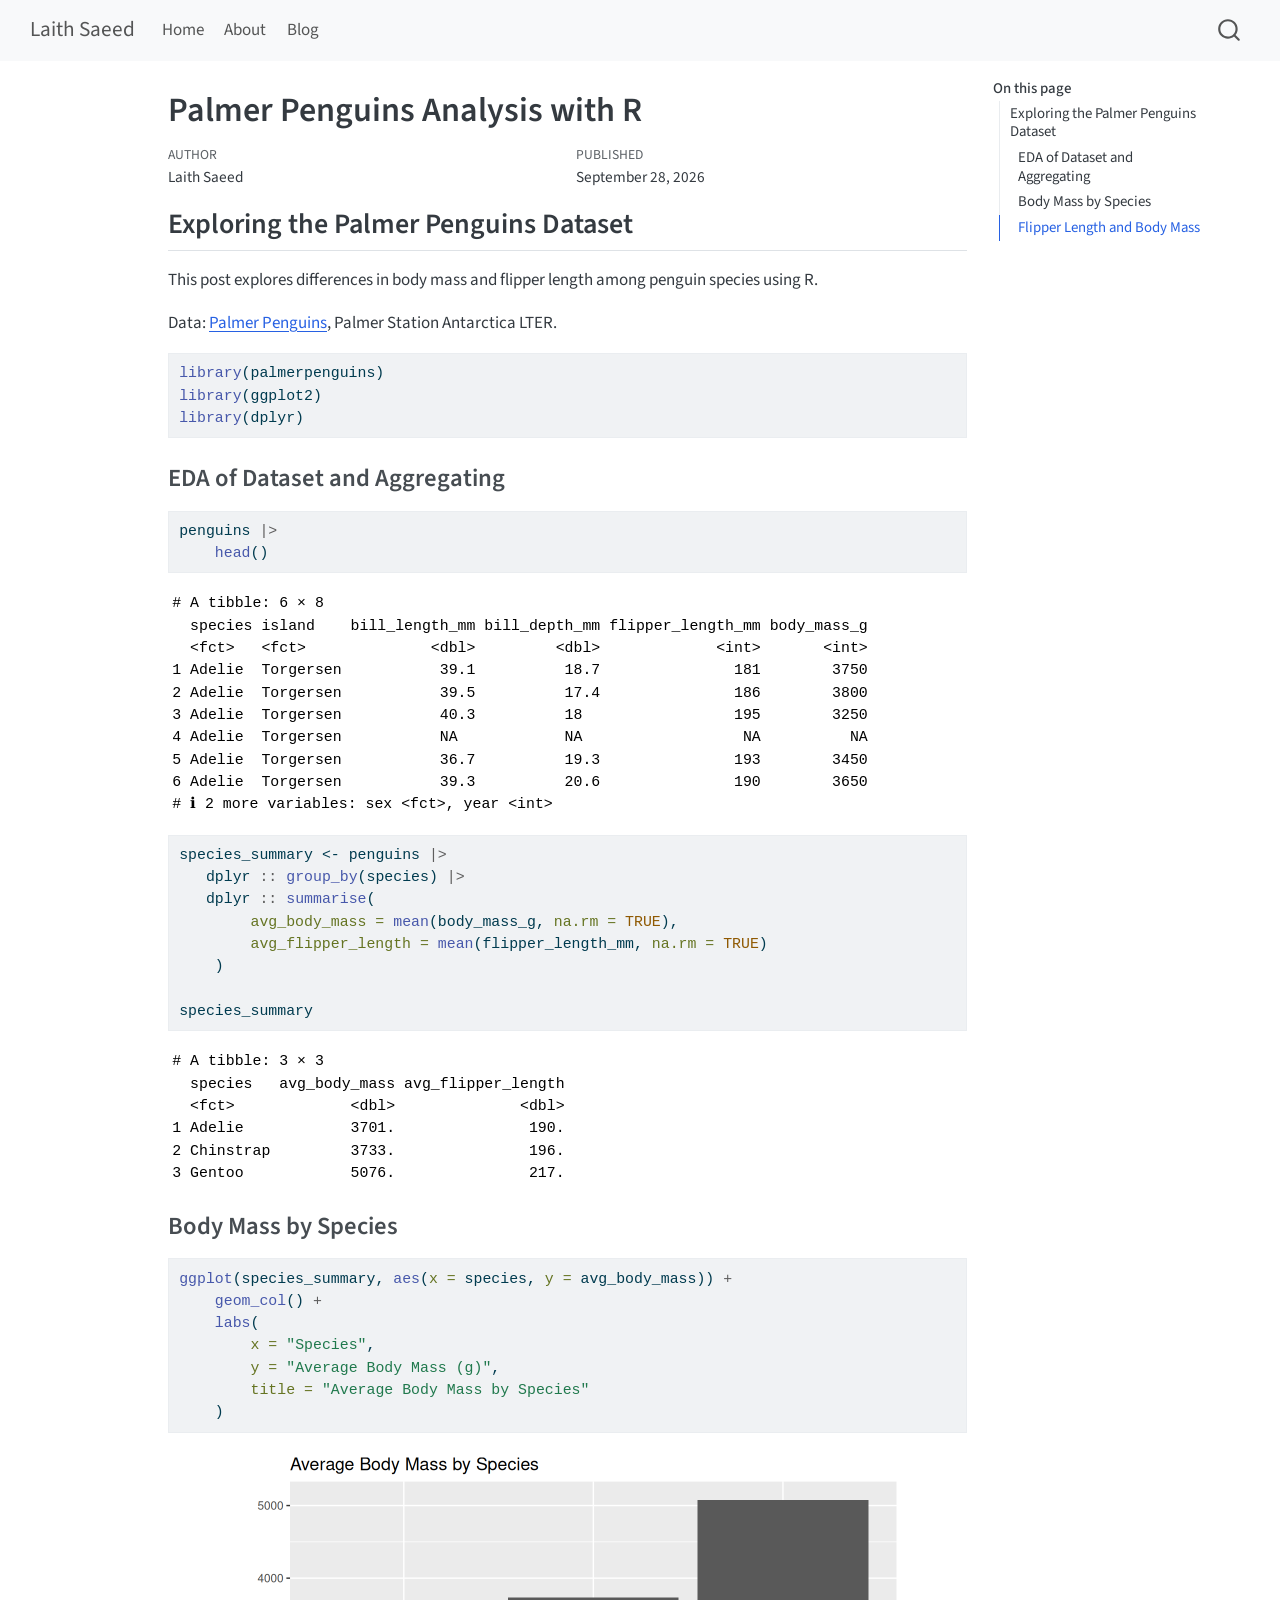
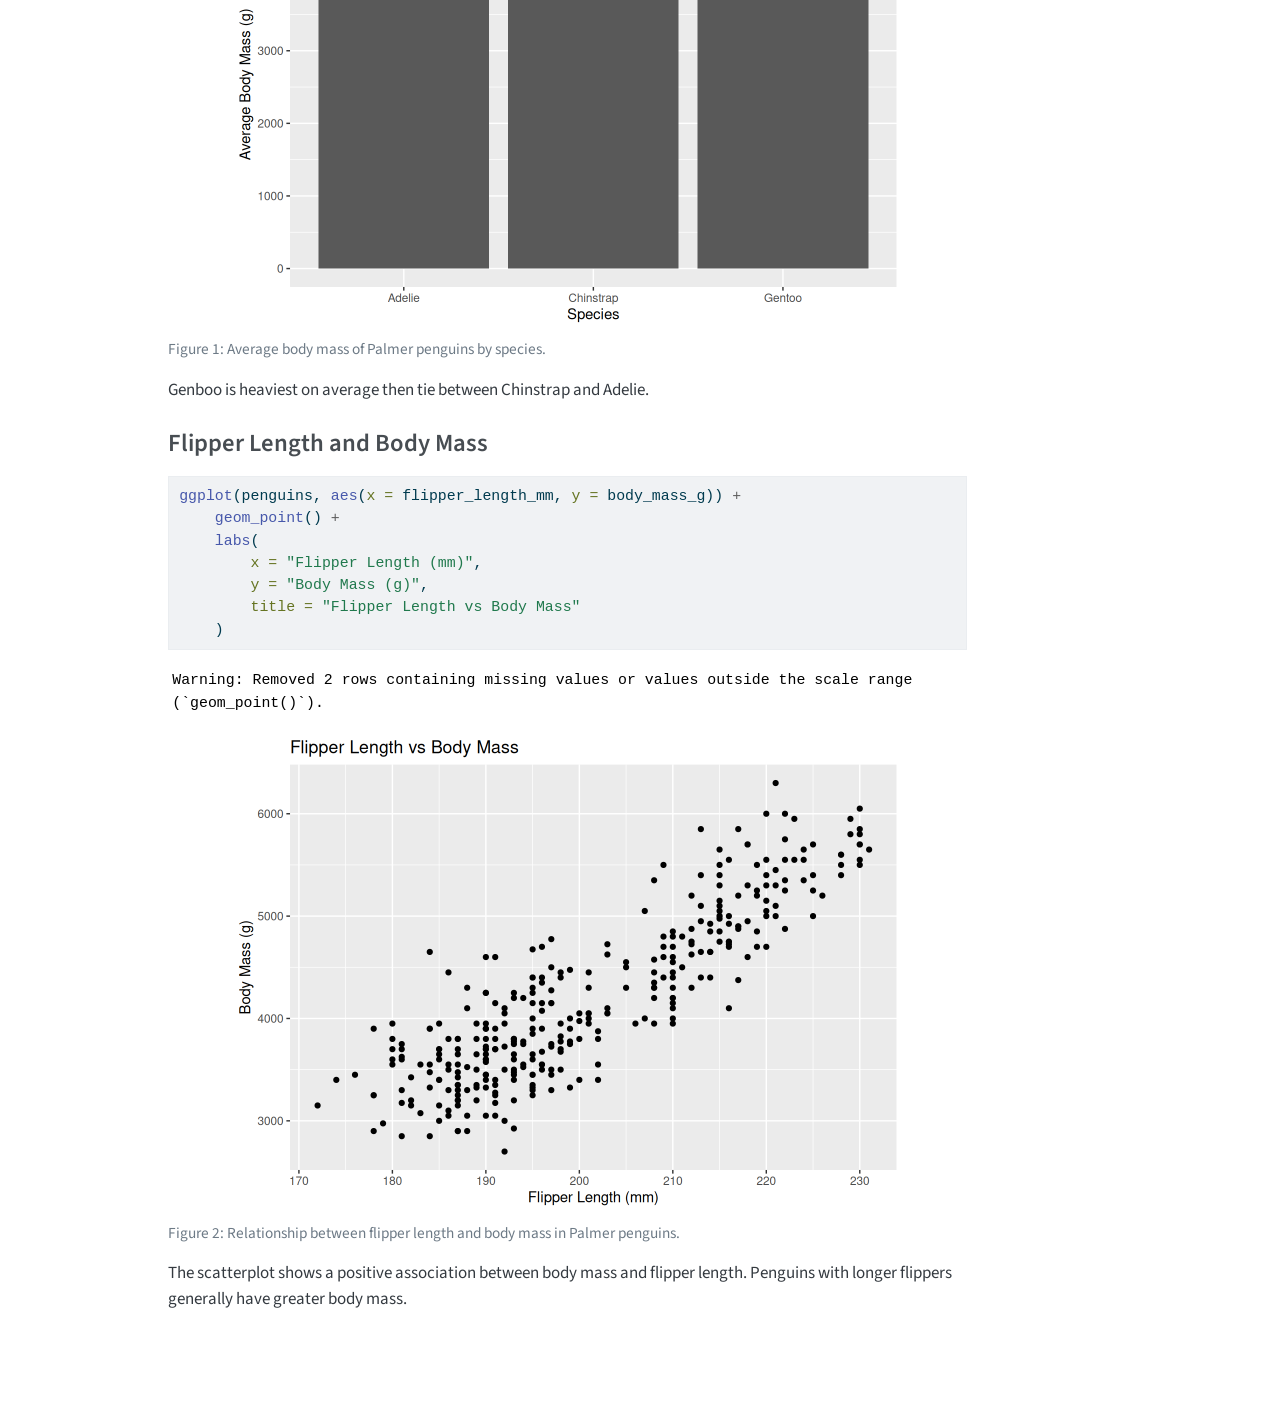
<file: docs/posts/penguins-r/index.html>
<!DOCTYPE html>
<html xmlns="http://www.w3.org/1999/xhtml" lang="en" xml:lang="en"><head>

<meta charset="utf-8">
<meta name="generator" content="quarto-1.10.18">

<meta name="viewport" content="width=device-width, initial-scale=1.0, user-scalable=yes">

<meta name="author" content="Laith Saeed">
<meta name="dcterms.date" content="2026-09-28">

<title>Palmer Penguins Analysis with R – Laith Saeed</title>
<style>
/* Default styles provided by pandoc.
** See https://pandoc.org/MANUAL.html#variables-for-html for config info.
*/
span.smallcaps{font-variant: small-caps;}
div.columns{display: flex; gap: 1.5em;}
div.column{flex: auto;}
@media screen {
div.columns{gap: min(4vw, 1.5em);}
div.column{overflow-x: auto;}
}
div.hanging-indent{margin-left: 1.5em; text-indent: -1.5em;}
ul.task-list{list-style: none;}
ul.task-list li input[type="checkbox"] {
  width: 0.8em;
  margin: 0 0.8em 0.2em -1em; /* quarto-specific, see https://github.com/quarto-dev/quarto-cli/issues/4556 */ 
  vertical-align: middle;
}
/* CSS for syntax highlighting */
html { -webkit-text-size-adjust: 100%; }
pre > code.sourceCode { white-space: pre; position: relative; }
pre > code.sourceCode > span { display: inline-block; line-height: 1.25; }
pre > code.sourceCode > span:empty { height: 1.2em; }
.sourceCode { overflow: visible; }
code.sourceCode > span { color: inherit; text-decoration: inherit; }
div.sourceCode { margin: 1em 0; }
pre.sourceCode { margin: 0; }
@media screen {
div.sourceCode { overflow: auto; }
}
@media print {
pre > code.sourceCode { white-space: pre-wrap; }
pre > code.sourceCode > span { text-indent: -5em; padding-left: 5em; }
}
pre.numberSource code
  { counter-reset: source-line 0; }
pre.numberSource code > span
  { position: relative; left: -4em; counter-increment: source-line; }
pre.numberSource code > span > a:first-child::before
  { content: counter(source-line);
    position: relative; left: -1em; text-align: right; vertical-align: baseline;
    border: none; display: inline-block;
    -webkit-touch-callout: none; -webkit-user-select: none;
    -khtml-user-select: none; -moz-user-select: none;
    -ms-user-select: none; user-select: none;
    padding: 0 4px; width: 4em;
  }
pre.numberSource { margin-left: 3em;  padding-left: 4px; }
div.sourceCode
  {   }
@media screen {
pre > code.sourceCode > span > a:first-child::before { text-decoration: underline; }
}
</style>


<script src="../../site_libs/quarto-nav/quarto-nav.js"></script>
<script src="../../site_libs/quarto-nav/headroom.min.js"></script>
<script src="../../site_libs/clipboard/clipboard.min.js"></script>
<script src="../../site_libs/quarto-search/autocomplete.umd.js"></script>
<script src="../../site_libs/quarto-search/fuse.min.js"></script>
<script src="../../site_libs/quarto-search/quarto-search.js"></script>
<meta name="quarto:offset" content="../../">
<script src="../../site_libs/quarto-html/quarto.js" type="module"></script>
<script src="../../site_libs/quarto-html/tabsets/tabsets.js" type="module"></script>
<script src="../../site_libs/quarto-html/popper.min.js"></script>
<script src="../../site_libs/quarto-html/tippy.umd.min.js"></script>
<script src="../../site_libs/quarto-html/anchor.min.js"></script>
<link href="../../site_libs/quarto-html/tippy.css" rel="stylesheet">
<link href="../../site_libs/quarto-html/quarto-syntax-highlighting-64a204ab8560d761af7679ceaba22944.css" rel="stylesheet" id="quarto-text-highlighting-styles">
<script src="../../site_libs/bootstrap/bootstrap.min.js"></script>
<link href="../../site_libs/bootstrap/bootstrap-icons.css" rel="stylesheet">
<link href="../../site_libs/bootstrap/bootstrap-39f149490451521b1390b826a6b7166e.min.css" rel="stylesheet" append-hash="true" id="quarto-bootstrap" data-mode="light">
<script id="quarto-search-options" type="application/json">{
  "location": "navbar",
  "copy-button": false,
  "collapse-after": 3,
  "panel-placement": "end",
  "type": "overlay",
  "limit": 50,
  "keyboard-shortcut": [
    "f",
    "/",
    "s"
  ],
  "show-item-context": false,
  "language": {
    "search-no-results-text": "No results",
    "search-matching-documents-text": "matching documents",
    "search-copy-link-title": "Copy link to search",
    "search-hide-matches-text": "Hide additional matches",
    "search-more-match-text": "more match in this document",
    "search-more-matches-text": "more matches in this document",
    "search-clear-button-title": "Clear",
    "search-text-placeholder": "",
    "search-detached-cancel-button-title": "Cancel",
    "search-submit-button-title": "Submit",
    "search-label": "Search"
  }
}</script>


<link rel="stylesheet" href="../../styles.css">
</head>

<body class="nav-fixed quarto-light">

<div id="quarto-search-results"></div>
  <header id="quarto-header" class="headroom fixed-top">
    <nav class="navbar navbar-expand-lg " data-bs-theme="dark">
      <div class="navbar-container container-fluid">
      <div class="navbar-brand-container mx-auto">
    <a class="navbar-brand" href="../../index.html">
    <span class="navbar-title">Laith Saeed</span>
    </a>
  </div>
            <div id="quarto-search" class="" title="Search"></div>
          <button class="navbar-toggler" type="button" data-bs-toggle="collapse" data-bs-target="#navbarCollapse" aria-controls="navbarCollapse" role="menu" aria-expanded="false" aria-label="Toggle navigation" onclick="if (window.quartoToggleHeadroom) { window.quartoToggleHeadroom(); }">
  <span class="navbar-toggler-icon"></span>
</button>
          <div class="collapse navbar-collapse" id="navbarCollapse">
            <ul class="navbar-nav navbar-nav-scroll me-auto">
  <li class="nav-item">
    <a class="nav-link" href="../../index.html"> 
<span class="menu-text">Home</span></a>
  </li>  
  <li class="nav-item">
    <a class="nav-link" href="../../about.html"> 
<span class="menu-text">About</span></a>
  </li>  
  <li class="nav-item">
    <a class="nav-link" href="../../blog.html"> 
<span class="menu-text">Blog</span></a>
  </li>  
</ul>
          </div> <!-- /navcollapse -->
            <div class="quarto-navbar-tools">
</div>
      </div> <!-- /container-fluid -->
    </nav>
</header>
<!-- content -->
<div id="quarto-content" class="quarto-container page-columns page-rows-contents page-layout-article page-navbar">
<!-- sidebar -->
<!-- margin-sidebar -->
    <div id="quarto-margin-sidebar" class="sidebar margin-sidebar">
        <nav id="TOC" role="doc-toc" class="toc-active">
    <h2 id="toc-title">On this page</h2>
   
  <ul>
  <li><a href="#exploring-the-palmer-penguins-dataset" id="toc-exploring-the-palmer-penguins-dataset" class="nav-link active" data-scroll-target="#exploring-the-palmer-penguins-dataset">Exploring the Palmer Penguins Dataset</a>
  <ul class="collapse">
  <li><a href="#eda-of-dataset-and-aggregating" id="toc-eda-of-dataset-and-aggregating" class="nav-link" data-scroll-target="#eda-of-dataset-and-aggregating">EDA of Dataset and Aggregating</a></li>
  <li><a href="#body-mass-by-species" id="toc-body-mass-by-species" class="nav-link" data-scroll-target="#body-mass-by-species">Body Mass by Species</a></li>
  <li><a href="#flipper-length-and-body-mass" id="toc-flipper-length-and-body-mass" class="nav-link" data-scroll-target="#flipper-length-and-body-mass">Flipper Length and Body Mass</a></li>
  </ul></li>
  </ul>
</nav>
    </div>
<!-- main -->
<main class="content" id="quarto-document-content">

<header id="title-block-header" class="quarto-title-block default">
<div class="quarto-title">
<h1 class="title">Palmer Penguins Analysis with R</h1>
</div>



<div class="quarto-title-meta">

    <div>
    <div class="quarto-title-meta-heading">Author</div>
    <div class="quarto-title-meta-contents">
             <p>Laith Saeed </p>
          </div>
  </div>
    
    <div>
    <div class="quarto-title-meta-heading">Published</div>
    <div class="quarto-title-meta-contents">
      <p class="date">September 28, 2026</p>
    </div>
  </div>
  
    
  </div>
  


</header>


<section id="exploring-the-palmer-penguins-dataset" class="level2">
<h2 class="anchored" data-anchor-id="exploring-the-palmer-penguins-dataset">Exploring the Palmer Penguins Dataset</h2>
<p>This post explores differences in body mass and flipper length among penguin species using R.</p>
<p>Data: <a href="https://allisonhorst.github.io/palmerpenguins/">Palmer Penguins</a>, Palmer Station Antarctica LTER.</p>
<div class="cell">
<div class="code-copy-outer-scaffold"><div class="sourceCode cell-code" id="cb1"><pre class="sourceCode r code-with-copy"><code class="sourceCode r"><span id="cb1-1"><a href="#cb1-1" aria-hidden="true" tabindex="-1"></a><span class="fu">library</span>(palmerpenguins)</span>
<span id="cb1-2"><a href="#cb1-2" aria-hidden="true" tabindex="-1"></a><span class="fu">library</span>(ggplot2)</span>
<span id="cb1-3"><a href="#cb1-3" aria-hidden="true" tabindex="-1"></a><span class="fu">library</span>(dplyr)</span></code></pre></div><button title="Copy to Clipboard" class="code-copy-button"><i class="bi"></i></button></div>
</div>
<section id="eda-of-dataset-and-aggregating" class="level3">
<h3 class="anchored" data-anchor-id="eda-of-dataset-and-aggregating">EDA of Dataset and Aggregating</h3>
<div class="cell">
<div class="code-copy-outer-scaffold"><div class="sourceCode cell-code" id="cb2"><pre class="sourceCode r code-with-copy"><code class="sourceCode r"><span id="cb2-1"><a href="#cb2-1" aria-hidden="true" tabindex="-1"></a>penguins <span class="sc">|&gt;</span> </span>
<span id="cb2-2"><a href="#cb2-2" aria-hidden="true" tabindex="-1"></a>    <span class="fu">head</span>()</span></code></pre></div><button title="Copy to Clipboard" class="code-copy-button"><i class="bi"></i></button></div>
<div class="cell-output cell-output-stdout">
<pre><code># A tibble: 6 × 8
  species island    bill_length_mm bill_depth_mm flipper_length_mm body_mass_g
  &lt;fct&gt;   &lt;fct&gt;              &lt;dbl&gt;         &lt;dbl&gt;             &lt;int&gt;       &lt;int&gt;
1 Adelie  Torgersen           39.1          18.7               181        3750
2 Adelie  Torgersen           39.5          17.4               186        3800
3 Adelie  Torgersen           40.3          18                 195        3250
4 Adelie  Torgersen           NA            NA                  NA          NA
5 Adelie  Torgersen           36.7          19.3               193        3450
6 Adelie  Torgersen           39.3          20.6               190        3650
# ℹ 2 more variables: sex &lt;fct&gt;, year &lt;int&gt;</code></pre>
</div>
</div>
<div class="cell">
<div class="code-copy-outer-scaffold"><div class="sourceCode cell-code" id="cb4"><pre class="sourceCode r code-with-copy"><code class="sourceCode r"><span id="cb4-1"><a href="#cb4-1" aria-hidden="true" tabindex="-1"></a>species_summary <span class="ot">&lt;-</span> penguins <span class="sc">|&gt;</span></span>
<span id="cb4-2"><a href="#cb4-2" aria-hidden="true" tabindex="-1"></a>   dplyr <span class="sc">::</span> <span class="fu">group_by</span>(species) <span class="sc">|&gt;</span></span>
<span id="cb4-3"><a href="#cb4-3" aria-hidden="true" tabindex="-1"></a>   dplyr <span class="sc">::</span> <span class="fu">summarise</span>(</span>
<span id="cb4-4"><a href="#cb4-4" aria-hidden="true" tabindex="-1"></a>        <span class="at">avg_body_mass =</span> <span class="fu">mean</span>(body_mass_g, <span class="at">na.rm =</span> <span class="cn">TRUE</span>),</span>
<span id="cb4-5"><a href="#cb4-5" aria-hidden="true" tabindex="-1"></a>        <span class="at">avg_flipper_length =</span> <span class="fu">mean</span>(flipper_length_mm, <span class="at">na.rm =</span> <span class="cn">TRUE</span>)</span>
<span id="cb4-6"><a href="#cb4-6" aria-hidden="true" tabindex="-1"></a>    )</span>
<span id="cb4-7"><a href="#cb4-7" aria-hidden="true" tabindex="-1"></a></span>
<span id="cb4-8"><a href="#cb4-8" aria-hidden="true" tabindex="-1"></a>species_summary</span></code></pre></div><button title="Copy to Clipboard" class="code-copy-button"><i class="bi"></i></button></div>
<div class="cell-output cell-output-stdout">
<pre><code># A tibble: 3 × 3
  species   avg_body_mass avg_flipper_length
  &lt;fct&gt;             &lt;dbl&gt;              &lt;dbl&gt;
1 Adelie            3701.               190.
2 Chinstrap         3733.               196.
3 Gentoo            5076.               217.</code></pre>
</div>
</div>
</section>
<section id="body-mass-by-species" class="level3">
<h3 class="anchored" data-anchor-id="body-mass-by-species">Body Mass by Species</h3>
<div class="cell">
<div class="code-copy-outer-scaffold"><div class="sourceCode cell-code" id="cb6"><pre class="sourceCode r code-with-copy"><code class="sourceCode r"><span id="cb6-1"><a href="#cb6-1" aria-hidden="true" tabindex="-1"></a><span class="fu">ggplot</span>(species_summary, <span class="fu">aes</span>(<span class="at">x =</span> species, <span class="at">y =</span> avg_body_mass)) <span class="sc">+</span></span>
<span id="cb6-2"><a href="#cb6-2" aria-hidden="true" tabindex="-1"></a>    <span class="fu">geom_col</span>() <span class="sc">+</span></span>
<span id="cb6-3"><a href="#cb6-3" aria-hidden="true" tabindex="-1"></a>    <span class="fu">labs</span>(</span>
<span id="cb6-4"><a href="#cb6-4" aria-hidden="true" tabindex="-1"></a>        <span class="at">x =</span> <span class="st">"Species"</span>,</span>
<span id="cb6-5"><a href="#cb6-5" aria-hidden="true" tabindex="-1"></a>        <span class="at">y =</span> <span class="st">"Average Body Mass (g)"</span>,</span>
<span id="cb6-6"><a href="#cb6-6" aria-hidden="true" tabindex="-1"></a>        <span class="at">title =</span> <span class="st">"Average Body Mass by Species"</span></span>
<span id="cb6-7"><a href="#cb6-7" aria-hidden="true" tabindex="-1"></a>    )</span></code></pre></div><button title="Copy to Clipboard" class="code-copy-button"><i class="bi"></i></button></div>
<div class="cell-output-display">
<div id="fig-r-body-mass" class="quarto-float quarto-figure quarto-figure-center anchored">
<figure class="quarto-float quarto-float-fig figure">
<div aria-describedby="fig-r-body-mass-caption-0ceaefa1-69ba-4598-a22c-09a6ac19f8ca">
<img src="index_files/figure-html/fig-r-body-mass-1.png" class="img-fluid figure-img" width="672">
</div>
<figcaption class="quarto-float-caption-bottom quarto-float-caption quarto-float-fig" id="fig-r-body-mass-caption-0ceaefa1-69ba-4598-a22c-09a6ac19f8ca">
Figure&nbsp;1: Average body mass of Palmer penguins by species.
</figcaption>
</figure>
</div>
</div>
</div>
<p>Genboo is heaviest on average then tie between Chinstrap and Adelie.</p>
</section>
<section id="flipper-length-and-body-mass" class="level3">
<h3 class="anchored" data-anchor-id="flipper-length-and-body-mass">Flipper Length and Body Mass</h3>
<div class="cell">
<div class="code-copy-outer-scaffold"><div class="sourceCode cell-code" id="cb7"><pre class="sourceCode r code-with-copy"><code class="sourceCode r"><span id="cb7-1"><a href="#cb7-1" aria-hidden="true" tabindex="-1"></a><span class="fu">ggplot</span>(penguins, <span class="fu">aes</span>(<span class="at">x =</span> flipper_length_mm, <span class="at">y =</span> body_mass_g)) <span class="sc">+</span></span>
<span id="cb7-2"><a href="#cb7-2" aria-hidden="true" tabindex="-1"></a>    <span class="fu">geom_point</span>() <span class="sc">+</span></span>
<span id="cb7-3"><a href="#cb7-3" aria-hidden="true" tabindex="-1"></a>    <span class="fu">labs</span>(</span>
<span id="cb7-4"><a href="#cb7-4" aria-hidden="true" tabindex="-1"></a>        <span class="at">x =</span> <span class="st">"Flipper Length (mm)"</span>,</span>
<span id="cb7-5"><a href="#cb7-5" aria-hidden="true" tabindex="-1"></a>        <span class="at">y =</span> <span class="st">"Body Mass (g)"</span>,</span>
<span id="cb7-6"><a href="#cb7-6" aria-hidden="true" tabindex="-1"></a>        <span class="at">title =</span> <span class="st">"Flipper Length vs Body Mass"</span></span>
<span id="cb7-7"><a href="#cb7-7" aria-hidden="true" tabindex="-1"></a>    )</span></code></pre></div><button title="Copy to Clipboard" class="code-copy-button"><i class="bi"></i></button></div>
<div class="cell-output cell-output-stderr">
<pre><code>Warning: Removed 2 rows containing missing values or values outside the scale range
(`geom_point()`).</code></pre>
</div>
<div class="cell-output-display">
<div id="fig-r-flipper-mass" class="quarto-float quarto-figure quarto-figure-center anchored">
<figure class="quarto-float quarto-float-fig figure">
<div aria-describedby="fig-r-flipper-mass-caption-0ceaefa1-69ba-4598-a22c-09a6ac19f8ca">
<img src="index_files/figure-html/fig-r-flipper-mass-1.png" class="img-fluid figure-img" width="672">
</div>
<figcaption class="quarto-float-caption-bottom quarto-float-caption quarto-float-fig" id="fig-r-flipper-mass-caption-0ceaefa1-69ba-4598-a22c-09a6ac19f8ca">
Figure&nbsp;2: Relationship between flipper length and body mass in Palmer penguins.
</figcaption>
</figure>
</div>
</div>
</div>
<p>The scatterplot shows a positive association between body mass and flipper length. Penguins with longer flippers generally have greater body mass.</p>


</section>
</section>

</main> <!-- /main -->
<script id="quarto-html-after-body" type="application/javascript">
  window.document.addEventListener("DOMContentLoaded", function (event) {
    const icon = "";
    const anchorJS = new window.AnchorJS();
    anchorJS.options = {
      placement: 'right',
      icon: icon
    };
    anchorJS.add('.anchored');
    const isCodeAnnotation = (el) => {
      for (const clz of el.classList) {
        if (clz.startsWith('code-annotation-')) {                     
          return true;
        }
      }
      return false;
    }
    const onCopySuccess = function(e) {
      // button target
      const button = e.trigger;
      // don't keep focus
      button.blur();
      // flash "checked"
      button.classList.add('code-copy-button-checked');
      var currentTitle = button.getAttribute("title");
      button.setAttribute("title", "Copied!");
      let tooltip;
      if (window.bootstrap) {
        button.setAttribute("data-bs-toggle", "tooltip");
        button.setAttribute("data-bs-placement", "left");
        button.setAttribute("data-bs-title", "Copied!");
        tooltip = new bootstrap.Tooltip(button, 
          { trigger: "manual", 
            customClass: "code-copy-button-tooltip",
            offset: [0, -8]});
        tooltip.show();    
      }
      setTimeout(function() {
        if (tooltip) {
          tooltip.hide();
          button.removeAttribute("data-bs-title");
          button.removeAttribute("data-bs-toggle");
          button.removeAttribute("data-bs-placement");
        }
        button.setAttribute("title", currentTitle);
        button.classList.remove('code-copy-button-checked');
      }, 1000);
      // clear code selection
      e.clearSelection();
    }
    const getTextToCopy = function(trigger) {
      const outerScaffold = trigger.parentElement.cloneNode(true);
      const codeEl = outerScaffold.querySelector('code');
      for (const childEl of codeEl.children) {
        if (isCodeAnnotation(childEl)) {
          childEl.remove();
        }
      }
      return codeEl.innerText;
    }
    const clipboard = new window.ClipboardJS('.code-copy-button:not([data-in-quarto-modal])', {
      text: getTextToCopy
    });
    clipboard.on('success', onCopySuccess);
    if (window.document.getElementById('quarto-embedded-source-code-modal')) {
      const clipboardModal = new window.ClipboardJS('.code-copy-button[data-in-quarto-modal]', {
        text: getTextToCopy,
        container: window.document.getElementById('quarto-embedded-source-code-modal')
      });
      clipboardModal.on('success', onCopySuccess);
    }
      var localhostRegex = new RegExp(/^(?:http|https):\/\/localhost\:?[0-9]*\//);
      var mailtoRegex = new RegExp(/^mailto:/);
        var filterRegex = new RegExp('/' + window.location.host + '/');
      var isInternal = (href) => {
          return filterRegex.test(href) || localhostRegex.test(href) || mailtoRegex.test(href);
      }
      // Inspect non-navigation links and adorn them if external
     var links = window.document.querySelectorAll('a[href]:not(.nav-link):not(.navbar-brand):not(.toc-action):not(.sidebar-link):not(.sidebar-item-toggle):not(.pagination-link):not(.no-external):not([aria-hidden]):not(.dropdown-item):not(.quarto-navigation-tool):not(.about-link)');
      for (var i=0; i<links.length; i++) {
        const link = links[i];
        if (!isInternal(link.href)) {
          // undo the damage that might have been done by quarto-nav.js in the case of
          // links that we want to consider external
          if (link.dataset.originalHref !== undefined) {
            link.href = link.dataset.originalHref;
          }
        }
      }
    function tippyHover(el, contentFn, onTriggerFn, onUntriggerFn) {
      const config = {
        allowHTML: true,
        maxWidth: 500,
        delay: 100,
        arrow: false,
        appendTo: function(el) {
            return el.parentElement;
        },
        interactive: true,
        interactiveBorder: 10,
        theme: 'quarto',
        placement: 'bottom-start',
      };
      if (contentFn) {
        config.content = contentFn;
      }
      if (onTriggerFn) {
        config.onTrigger = onTriggerFn;
      }
      if (onUntriggerFn) {
        config.onUntrigger = onUntriggerFn;
      }
      window.tippy(el, config); 
    }
    const noterefs = window.document.querySelectorAll('a[role="doc-noteref"]');
    for (var i=0; i<noterefs.length; i++) {
      const ref = noterefs[i];
      tippyHover(ref, function() {
        // use id or data attribute instead here
        let href = ref.getAttribute('data-footnote-href') || ref.getAttribute('href');
        try { href = new URL(href).hash; } catch {}
        const id = href.replace(/^#\/?/, "");
        const note = window.document.getElementById(id);
        if (note) {
          return note.innerHTML;
        } else {
          return "";
        }
      });
    }
    const xrefs = window.document.querySelectorAll('a.quarto-xref');
    const processXRef = (id, note) => {
      // Strip column container classes
      const stripColumnClz = (el) => {
        el.classList.remove("page-full", "page-columns");
        if (el.children) {
          for (const child of el.children) {
            stripColumnClz(child);
          }
        }
      }
      stripColumnClz(note)
      if (id === null || id.startsWith('sec-')) {
        // Special case sections, only their first couple elements
        const container = document.createElement("div");
        if (note.children && note.children.length > 2) {
          container.appendChild(note.children[0].cloneNode(true));
          for (let i = 1; i < note.children.length; i++) {
            const child = note.children[i];
            if (child.tagName === "P" && child.innerText === "") {
              continue;
            } else {
              container.appendChild(child.cloneNode(true));
              break;
            }
          }
          if (window.Quarto?.typesetMath) {
            window.Quarto.typesetMath(container);
          }
          return container.innerHTML
        } else {
          if (window.Quarto?.typesetMath) {
            window.Quarto.typesetMath(note);
          }
          return note.innerHTML;
        }
      } else {
        // Remove any anchor links if they are present
        const anchorLink = note.querySelector('a.anchorjs-link');
        if (anchorLink) {
          anchorLink.remove();
        }
        if (window.Quarto?.typesetMath) {
          window.Quarto.typesetMath(note);
        }
        if (note.classList.contains("callout")) {
          return note.outerHTML;
        } else {
          return note.innerHTML;
        }
      }
    }
    for (var i=0; i<xrefs.length; i++) {
      const xref = xrefs[i];
      tippyHover(xref, undefined, function(instance) {
        instance.disable();
        let url = xref.getAttribute('href');
        let hash = undefined; 
        if (url.startsWith('#')) {
          hash = url;
        } else {
          try { hash = new URL(url).hash; } catch {}
        }
        if (hash) {
          const id = hash.replace(/^#\/?/, "");
          const note = window.document.getElementById(id);
          if (note !== null) {
            try {
              const html = processXRef(id, note.cloneNode(true));
              instance.setContent(html);
            } finally {
              instance.enable();
              instance.show();
            }
          } else {
            // See if we can fetch this
            fetch(url.split('#')[0])
            .then(res => res.text())
            .then(html => {
              const parser = new DOMParser();
              const htmlDoc = parser.parseFromString(html, "text/html");
              const note = htmlDoc.getElementById(id);
              if (note !== null) {
                const html = processXRef(id, note);
                instance.setContent(html);
              } 
            }).finally(() => {
              instance.enable();
              instance.show();
            });
          }
        } else {
          // See if we can fetch a full url (with no hash to target)
          // This is a special case and we should probably do some content thinning / targeting
          fetch(url)
          .then(res => res.text())
          .then(html => {
            const parser = new DOMParser();
            const htmlDoc = parser.parseFromString(html, "text/html");
            const note = htmlDoc.querySelector('main.content');
            if (note !== null) {
              // This should only happen for chapter cross references
              // (since there is no id in the URL)
              // remove the first header
              if (note.children.length > 0 && note.children[0].tagName === "HEADER") {
                note.children[0].remove();
              }
              const html = processXRef(null, note);
              instance.setContent(html);
            } 
          }).finally(() => {
            instance.enable();
            instance.show();
          });
        }
      }, function(instance) {
      });
    }
        let selectedAnnoteEl;
        const selectorForAnnotation = ( cell, annotation) => {
          let cellAttr = 'data-code-cell="' + cell + '"';
          let lineAttr = 'data-code-annotation="' +  annotation + '"';
          const selector = 'span[' + cellAttr + '][' + lineAttr + ']';
          return selector;
        }
        const selectCodeLines = (annoteEl) => {
          const doc = window.document;
          const targetCell = annoteEl.getAttribute("data-target-cell");
          const targetAnnotation = annoteEl.getAttribute("data-target-annotation");
          const annoteSpan = window.document.querySelector(selectorForAnnotation(targetCell, targetAnnotation));
          const lines = annoteSpan.getAttribute("data-code-lines").split(",");
          const lineIds = lines.map((line) => {
            return targetCell + "-" + line;
          })
          let top = null;
          let height = null;
          let parent = null;
          if (lineIds.length > 0) {
              //compute the position of the single el (top and bottom and make a div)
              const el = window.document.getElementById(lineIds[0]);
              top = el.offsetTop;
              height = el.offsetHeight;
              parent = el.parentElement.parentElement;
            if (lineIds.length > 1) {
              const lastEl = window.document.getElementById(lineIds[lineIds.length - 1]);
              const bottom = lastEl.offsetTop + lastEl.offsetHeight;
              height = bottom - top;
            }
            if (top !== null && height !== null && parent !== null) {
              // cook up a div (if necessary) and position it 
              let div = window.document.getElementById("code-annotation-line-highlight");
              if (div === null) {
                div = window.document.createElement("div");
                div.setAttribute("id", "code-annotation-line-highlight");
                div.style.position = 'absolute';
                parent.appendChild(div);
              }
              div.style.top = top - 2 + "px";
              div.style.height = height + 4 + "px";
              div.style.left = 0;
              let gutterDiv = window.document.getElementById("code-annotation-line-highlight-gutter");
              if (gutterDiv === null) {
                gutterDiv = window.document.createElement("div");
                gutterDiv.setAttribute("id", "code-annotation-line-highlight-gutter");
                gutterDiv.style.position = 'absolute';
                const codeCell = window.document.getElementById(targetCell);
                const gutter = codeCell.querySelector('.code-annotation-gutter');
                gutter.appendChild(gutterDiv);
              }
              gutterDiv.style.top = top - 2 + "px";
              gutterDiv.style.height = height + 4 + "px";
            }
            selectedAnnoteEl = annoteEl;
          }
        };
        const unselectCodeLines = () => {
          const elementsIds = ["code-annotation-line-highlight", "code-annotation-line-highlight-gutter"];
          elementsIds.forEach((elId) => {
            const div = window.document.getElementById(elId);
            if (div) {
              div.remove();
            }
          });
          selectedAnnoteEl = undefined;
        };
          // Handle positioning of the toggle
      window.addEventListener(
        "resize",
        throttle(() => {
          elRect = undefined;
          if (selectedAnnoteEl) {
            selectCodeLines(selectedAnnoteEl);
          }
        }, 10)
      );
      function throttle(fn, ms) {
      let throttle = false;
      let timer;
        return (...args) => {
          if(!throttle) { // first call gets through
              fn.apply(this, args);
              throttle = true;
          } else { // all the others get throttled
              if(timer) clearTimeout(timer); // cancel #2
              timer = setTimeout(() => {
                fn.apply(this, args);
                timer = throttle = false;
              }, ms);
          }
        };
      }
        // Attach click handler to the DT
        const annoteDls = window.document.querySelectorAll('dt[data-target-cell]');
        for (const annoteDlNode of annoteDls) {
          annoteDlNode.addEventListener('click', (event) => {
            const clickedEl = event.target;
            if (clickedEl !== selectedAnnoteEl) {
              unselectCodeLines();
              const activeEl = window.document.querySelector('dt[data-target-cell].code-annotation-active');
              if (activeEl) {
                activeEl.classList.remove('code-annotation-active');
              }
              selectCodeLines(clickedEl);
              clickedEl.classList.add('code-annotation-active');
            } else {
              // Unselect the line
              unselectCodeLines();
              clickedEl.classList.remove('code-annotation-active');
            }
          });
        }
    const findCites = (el) => {
      const parentEl = el.parentElement;
      if (parentEl) {
        const cites = parentEl.dataset.cites;
        if (cites) {
          return {
            el,
            cites: cites.split(' ')
          };
        } else {
          return findCites(el.parentElement)
        }
      } else {
        return undefined;
      }
    };
    var bibliorefs = window.document.querySelectorAll('a[role="doc-biblioref"]');
    for (var i=0; i<bibliorefs.length; i++) {
      const ref = bibliorefs[i];
      const citeInfo = findCites(ref);
      if (citeInfo) {
        tippyHover(citeInfo.el, function() {
          var popup = window.document.createElement('div');
          citeInfo.cites.forEach(function(cite) {
            var citeDiv = window.document.createElement('div');
            citeDiv.classList.add('hanging-indent');
            citeDiv.classList.add('csl-entry');
            var biblioDiv = window.document.getElementById('ref-' + cite);
            if (biblioDiv) {
              citeDiv.innerHTML = biblioDiv.innerHTML;
            }
            popup.appendChild(citeDiv);
          });
          return popup.innerHTML;
        });
      }
    }
  });
  </script>
</div> <!-- /content -->




</body></html>
</file>
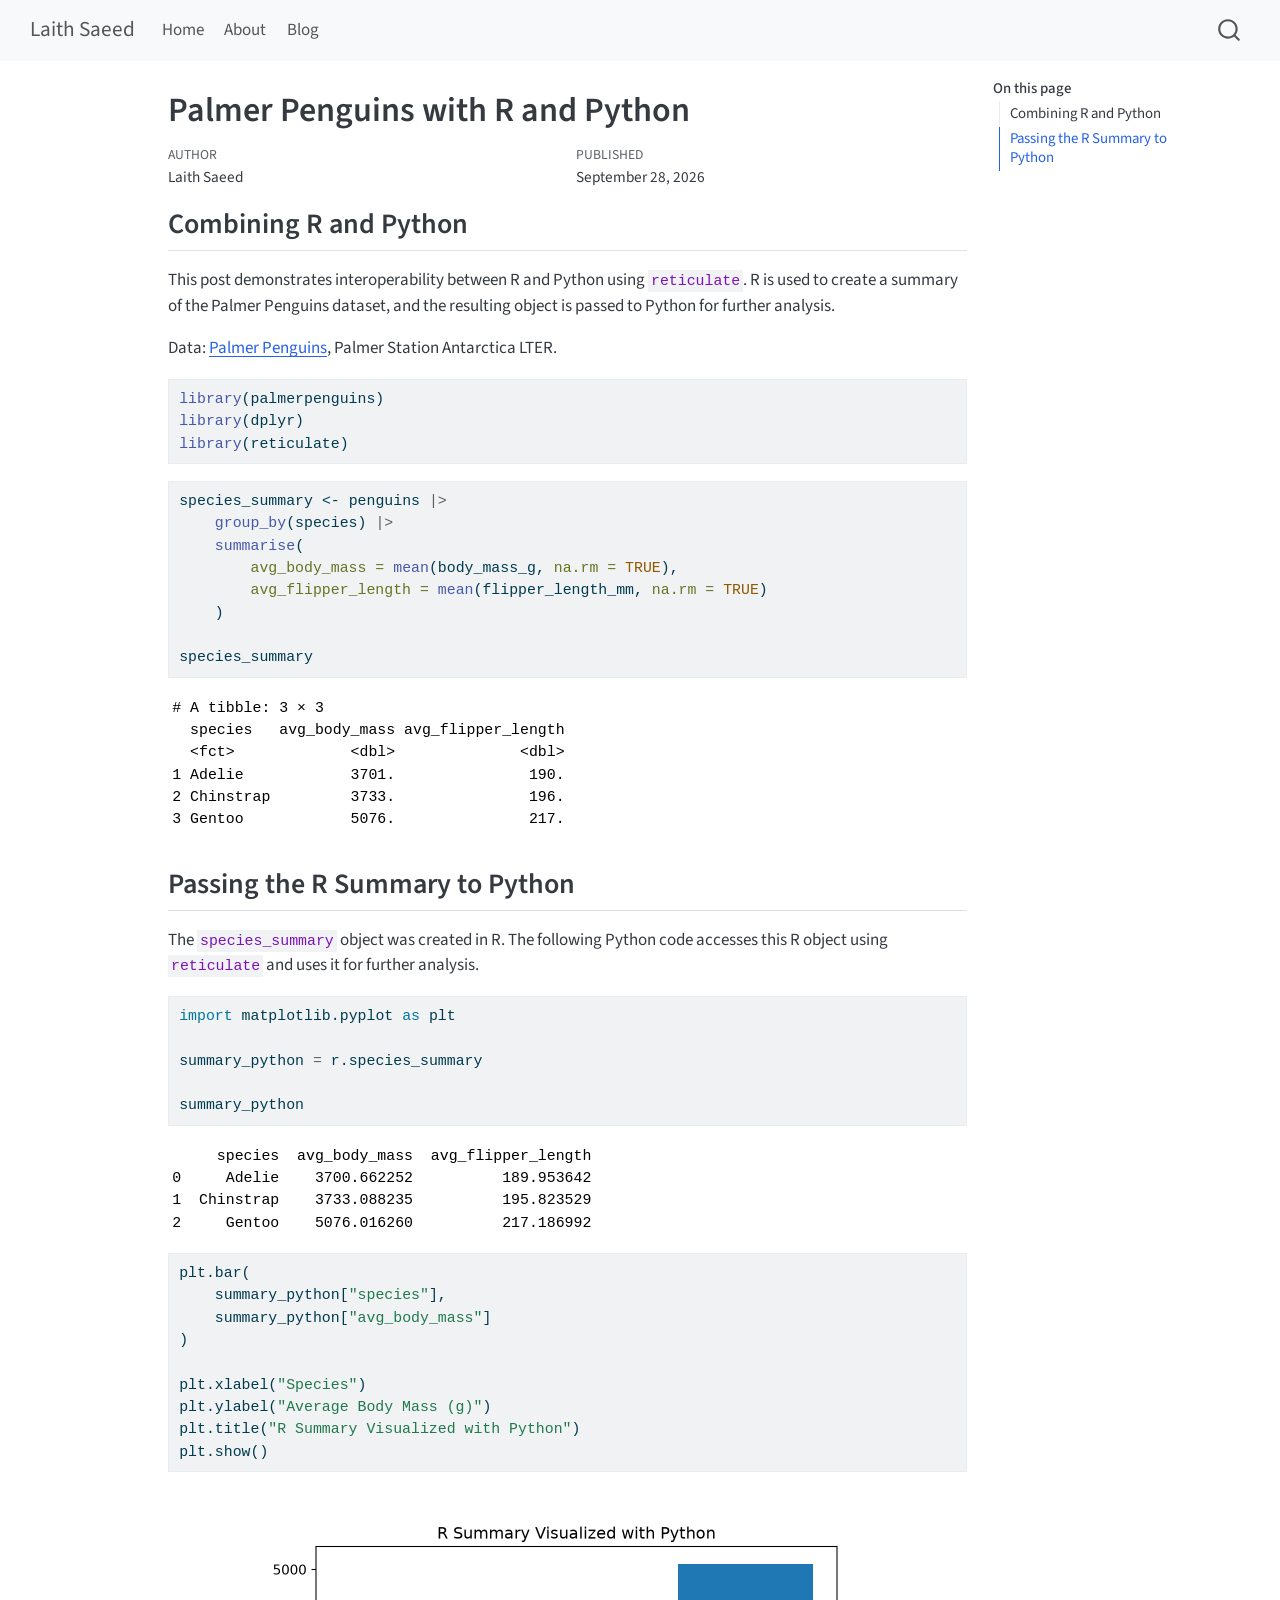
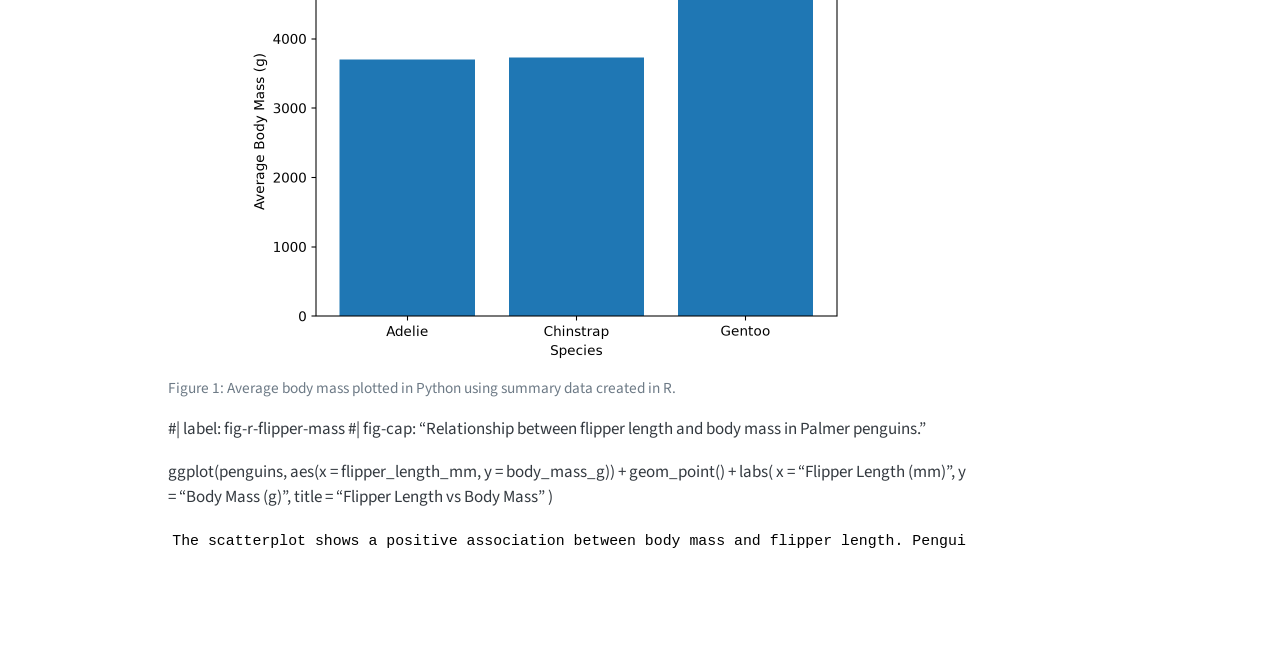
<file: docs/posts/penguins-reticulate/index.html>
<!DOCTYPE html>
<html xmlns="http://www.w3.org/1999/xhtml" lang="en" xml:lang="en"><head>

<meta charset="utf-8">
<meta name="generator" content="quarto-1.10.18">

<meta name="viewport" content="width=device-width, initial-scale=1.0, user-scalable=yes">

<meta name="author" content="Laith Saeed">
<meta name="dcterms.date" content="2026-09-28">

<title>Palmer Penguins with R and Python – Laith Saeed</title>
<style>
/* Default styles provided by pandoc.
** See https://pandoc.org/MANUAL.html#variables-for-html for config info.
*/
span.smallcaps{font-variant: small-caps;}
div.columns{display: flex; gap: 1.5em;}
div.column{flex: auto;}
@media screen {
div.columns{gap: min(4vw, 1.5em);}
div.column{overflow-x: auto;}
}
div.hanging-indent{margin-left: 1.5em; text-indent: -1.5em;}
ul.task-list{list-style: none;}
ul.task-list li input[type="checkbox"] {
  width: 0.8em;
  margin: 0 0.8em 0.2em -1em; /* quarto-specific, see https://github.com/quarto-dev/quarto-cli/issues/4556 */ 
  vertical-align: middle;
}
/* CSS for syntax highlighting */
html { -webkit-text-size-adjust: 100%; }
pre > code.sourceCode { white-space: pre; position: relative; }
pre > code.sourceCode > span { display: inline-block; line-height: 1.25; }
pre > code.sourceCode > span:empty { height: 1.2em; }
.sourceCode { overflow: visible; }
code.sourceCode > span { color: inherit; text-decoration: inherit; }
div.sourceCode { margin: 1em 0; }
pre.sourceCode { margin: 0; }
@media screen {
div.sourceCode { overflow: auto; }
}
@media print {
pre > code.sourceCode { white-space: pre-wrap; }
pre > code.sourceCode > span { text-indent: -5em; padding-left: 5em; }
}
pre.numberSource code
  { counter-reset: source-line 0; }
pre.numberSource code > span
  { position: relative; left: -4em; counter-increment: source-line; }
pre.numberSource code > span > a:first-child::before
  { content: counter(source-line);
    position: relative; left: -1em; text-align: right; vertical-align: baseline;
    border: none; display: inline-block;
    -webkit-touch-callout: none; -webkit-user-select: none;
    -khtml-user-select: none; -moz-user-select: none;
    -ms-user-select: none; user-select: none;
    padding: 0 4px; width: 4em;
  }
pre.numberSource { margin-left: 3em;  padding-left: 4px; }
div.sourceCode
  {   }
@media screen {
pre > code.sourceCode > span > a:first-child::before { text-decoration: underline; }
}
</style>


<script src="../../site_libs/quarto-nav/quarto-nav.js"></script>
<script src="../../site_libs/quarto-nav/headroom.min.js"></script>
<script src="../../site_libs/clipboard/clipboard.min.js"></script>
<script src="../../site_libs/quarto-search/autocomplete.umd.js"></script>
<script src="../../site_libs/quarto-search/fuse.min.js"></script>
<script src="../../site_libs/quarto-search/quarto-search.js"></script>
<meta name="quarto:offset" content="../../">
<script src="../../site_libs/quarto-html/quarto.js" type="module"></script>
<script src="../../site_libs/quarto-html/tabsets/tabsets.js" type="module"></script>
<script src="../../site_libs/quarto-html/popper.min.js"></script>
<script src="../../site_libs/quarto-html/tippy.umd.min.js"></script>
<script src="../../site_libs/quarto-html/anchor.min.js"></script>
<link href="../../site_libs/quarto-html/tippy.css" rel="stylesheet">
<link href="../../site_libs/quarto-html/quarto-syntax-highlighting-64a204ab8560d761af7679ceaba22944.css" rel="stylesheet" id="quarto-text-highlighting-styles">
<script src="../../site_libs/bootstrap/bootstrap.min.js"></script>
<link href="../../site_libs/bootstrap/bootstrap-icons.css" rel="stylesheet">
<link href="../../site_libs/bootstrap/bootstrap-39f149490451521b1390b826a6b7166e.min.css" rel="stylesheet" append-hash="true" id="quarto-bootstrap" data-mode="light">
<script id="quarto-search-options" type="application/json">{
  "location": "navbar",
  "copy-button": false,
  "collapse-after": 3,
  "panel-placement": "end",
  "type": "overlay",
  "limit": 50,
  "keyboard-shortcut": [
    "f",
    "/",
    "s"
  ],
  "show-item-context": false,
  "language": {
    "search-no-results-text": "No results",
    "search-matching-documents-text": "matching documents",
    "search-copy-link-title": "Copy link to search",
    "search-hide-matches-text": "Hide additional matches",
    "search-more-match-text": "more match in this document",
    "search-more-matches-text": "more matches in this document",
    "search-clear-button-title": "Clear",
    "search-text-placeholder": "",
    "search-detached-cancel-button-title": "Cancel",
    "search-submit-button-title": "Submit",
    "search-label": "Search"
  }
}</script>


<link rel="stylesheet" href="../../styles.css">
</head>

<body class="nav-fixed quarto-light">

<div id="quarto-search-results"></div>
  <header id="quarto-header" class="headroom fixed-top">
    <nav class="navbar navbar-expand-lg " data-bs-theme="dark">
      <div class="navbar-container container-fluid">
      <div class="navbar-brand-container mx-auto">
    <a class="navbar-brand" href="../../index.html">
    <span class="navbar-title">Laith Saeed</span>
    </a>
  </div>
            <div id="quarto-search" class="" title="Search"></div>
          <button class="navbar-toggler" type="button" data-bs-toggle="collapse" data-bs-target="#navbarCollapse" aria-controls="navbarCollapse" role="menu" aria-expanded="false" aria-label="Toggle navigation" onclick="if (window.quartoToggleHeadroom) { window.quartoToggleHeadroom(); }">
  <span class="navbar-toggler-icon"></span>
</button>
          <div class="collapse navbar-collapse" id="navbarCollapse">
            <ul class="navbar-nav navbar-nav-scroll me-auto">
  <li class="nav-item">
    <a class="nav-link" href="../../index.html"> 
<span class="menu-text">Home</span></a>
  </li>  
  <li class="nav-item">
    <a class="nav-link" href="../../about.html"> 
<span class="menu-text">About</span></a>
  </li>  
  <li class="nav-item">
    <a class="nav-link" href="../../blog.html"> 
<span class="menu-text">Blog</span></a>
  </li>  
</ul>
          </div> <!-- /navcollapse -->
            <div class="quarto-navbar-tools">
</div>
      </div> <!-- /container-fluid -->
    </nav>
</header>
<!-- content -->
<div id="quarto-content" class="quarto-container page-columns page-rows-contents page-layout-article page-navbar">
<!-- sidebar -->
<!-- margin-sidebar -->
    <div id="quarto-margin-sidebar" class="sidebar margin-sidebar">
        <nav id="TOC" role="doc-toc" class="toc-active">
    <h2 id="toc-title">On this page</h2>
   
  <ul>
  <li><a href="#combining-r-and-python" id="toc-combining-r-and-python" class="nav-link active" data-scroll-target="#combining-r-and-python">Combining R and Python</a></li>
  <li><a href="#passing-the-r-summary-to-python" id="toc-passing-the-r-summary-to-python" class="nav-link" data-scroll-target="#passing-the-r-summary-to-python">Passing the R Summary to Python</a></li>
  </ul>
</nav>
    </div>
<!-- main -->
<main class="content" id="quarto-document-content">

<header id="title-block-header" class="quarto-title-block default">
<div class="quarto-title">
<h1 class="title">Palmer Penguins with R and Python</h1>
</div>



<div class="quarto-title-meta">

    <div>
    <div class="quarto-title-meta-heading">Author</div>
    <div class="quarto-title-meta-contents">
             <p>Laith Saeed </p>
          </div>
  </div>
    
    <div>
    <div class="quarto-title-meta-heading">Published</div>
    <div class="quarto-title-meta-contents">
      <p class="date">September 28, 2026</p>
    </div>
  </div>
  
    
  </div>
  


</header>


<section id="combining-r-and-python" class="level2">
<h2 class="anchored" data-anchor-id="combining-r-and-python">Combining R and Python</h2>
<p>This post demonstrates interoperability between R and Python using <code>reticulate</code>. R is used to create a summary of the Palmer Penguins dataset, and the resulting object is passed to Python for further analysis.</p>
<p>Data: <a href="https://allisonhorst.github.io/palmerpenguins/">Palmer Penguins</a>, Palmer Station Antarctica LTER.</p>
<div class="cell">
<div class="code-copy-outer-scaffold"><div class="sourceCode cell-code" id="cb1"><pre class="sourceCode r code-with-copy"><code class="sourceCode r"><span id="cb1-1"><a href="#cb1-1" aria-hidden="true" tabindex="-1"></a><span class="fu">library</span>(palmerpenguins)</span>
<span id="cb1-2"><a href="#cb1-2" aria-hidden="true" tabindex="-1"></a><span class="fu">library</span>(dplyr)</span>
<span id="cb1-3"><a href="#cb1-3" aria-hidden="true" tabindex="-1"></a><span class="fu">library</span>(reticulate)</span></code></pre></div><button title="Copy to Clipboard" class="code-copy-button"><i class="bi"></i></button></div>
</div>
<div class="cell">
<div class="code-copy-outer-scaffold"><div class="sourceCode cell-code" id="cb2"><pre class="sourceCode r code-with-copy"><code class="sourceCode r"><span id="cb2-1"><a href="#cb2-1" aria-hidden="true" tabindex="-1"></a>species_summary <span class="ot">&lt;-</span> penguins <span class="sc">|&gt;</span></span>
<span id="cb2-2"><a href="#cb2-2" aria-hidden="true" tabindex="-1"></a>    <span class="fu">group_by</span>(species) <span class="sc">|&gt;</span></span>
<span id="cb2-3"><a href="#cb2-3" aria-hidden="true" tabindex="-1"></a>    <span class="fu">summarise</span>(</span>
<span id="cb2-4"><a href="#cb2-4" aria-hidden="true" tabindex="-1"></a>        <span class="at">avg_body_mass =</span> <span class="fu">mean</span>(body_mass_g, <span class="at">na.rm =</span> <span class="cn">TRUE</span>),</span>
<span id="cb2-5"><a href="#cb2-5" aria-hidden="true" tabindex="-1"></a>        <span class="at">avg_flipper_length =</span> <span class="fu">mean</span>(flipper_length_mm, <span class="at">na.rm =</span> <span class="cn">TRUE</span>)</span>
<span id="cb2-6"><a href="#cb2-6" aria-hidden="true" tabindex="-1"></a>    )</span>
<span id="cb2-7"><a href="#cb2-7" aria-hidden="true" tabindex="-1"></a></span>
<span id="cb2-8"><a href="#cb2-8" aria-hidden="true" tabindex="-1"></a>species_summary</span></code></pre></div><button title="Copy to Clipboard" class="code-copy-button"><i class="bi"></i></button></div>
<div class="cell-output cell-output-stdout">
<pre><code># A tibble: 3 × 3
  species   avg_body_mass avg_flipper_length
  &lt;fct&gt;             &lt;dbl&gt;              &lt;dbl&gt;
1 Adelie            3701.               190.
2 Chinstrap         3733.               196.
3 Gentoo            5076.               217.</code></pre>
</div>
</div>
</section>
<section id="passing-the-r-summary-to-python" class="level2">
<h2 class="anchored" data-anchor-id="passing-the-r-summary-to-python">Passing the R Summary to Python</h2>
<p>The <code>species_summary</code> object was created in R. The following Python code accesses this R object using <code>reticulate</code> and uses it for further analysis.</p>
<div class="cell">
<div class="code-copy-outer-scaffold"><div class="sourceCode cell-code" id="cb4"><pre class="sourceCode python code-with-copy"><code class="sourceCode python"><span id="cb4-1"><a href="#cb4-1" aria-hidden="true" tabindex="-1"></a><span class="im">import</span> matplotlib.pyplot <span class="im">as</span> plt</span>
<span id="cb4-2"><a href="#cb4-2" aria-hidden="true" tabindex="-1"></a></span>
<span id="cb4-3"><a href="#cb4-3" aria-hidden="true" tabindex="-1"></a>summary_python <span class="op">=</span> r.species_summary</span>
<span id="cb4-4"><a href="#cb4-4" aria-hidden="true" tabindex="-1"></a></span>
<span id="cb4-5"><a href="#cb4-5" aria-hidden="true" tabindex="-1"></a>summary_python</span></code></pre></div><button title="Copy to Clipboard" class="code-copy-button"><i class="bi"></i></button></div>
<div class="cell-output cell-output-stdout">
<pre><code>     species  avg_body_mass  avg_flipper_length
0     Adelie    3700.662252          189.953642
1  Chinstrap    3733.088235          195.823529
2     Gentoo    5076.016260          217.186992</code></pre>
</div>
</div>
<div class="cell">
<div class="code-copy-outer-scaffold"><div class="sourceCode cell-code" id="cb6"><pre class="sourceCode python code-with-copy"><code class="sourceCode python"><span id="cb6-1"><a href="#cb6-1" aria-hidden="true" tabindex="-1"></a>plt.bar(</span>
<span id="cb6-2"><a href="#cb6-2" aria-hidden="true" tabindex="-1"></a>    summary_python[<span class="st">"species"</span>],</span>
<span id="cb6-3"><a href="#cb6-3" aria-hidden="true" tabindex="-1"></a>    summary_python[<span class="st">"avg_body_mass"</span>]</span>
<span id="cb6-4"><a href="#cb6-4" aria-hidden="true" tabindex="-1"></a>)</span>
<span id="cb6-5"><a href="#cb6-5" aria-hidden="true" tabindex="-1"></a></span>
<span id="cb6-6"><a href="#cb6-6" aria-hidden="true" tabindex="-1"></a>plt.xlabel(<span class="st">"Species"</span>)</span>
<span id="cb6-7"><a href="#cb6-7" aria-hidden="true" tabindex="-1"></a>plt.ylabel(<span class="st">"Average Body Mass (g)"</span>)</span>
<span id="cb6-8"><a href="#cb6-8" aria-hidden="true" tabindex="-1"></a>plt.title(<span class="st">"R Summary Visualized with Python"</span>)</span>
<span id="cb6-9"><a href="#cb6-9" aria-hidden="true" tabindex="-1"></a>plt.show()</span></code></pre></div><button title="Copy to Clipboard" class="code-copy-button"><i class="bi"></i></button></div>
<div class="cell-output-display">
<div id="fig-reticulate-body-mass" class="quarto-float quarto-figure quarto-figure-center anchored">
<figure class="quarto-float quarto-float-fig figure">
<div aria-describedby="fig-reticulate-body-mass-caption-0ceaefa1-69ba-4598-a22c-09a6ac19f8ca">
<img src="index_files/figure-html/fig-reticulate-body-mass-1.png" class="img-fluid figure-img" width="672">
</div>
<figcaption class="quarto-float-caption-bottom quarto-float-caption quarto-float-fig" id="fig-reticulate-body-mass-caption-0ceaefa1-69ba-4598-a22c-09a6ac19f8ca">
Figure&nbsp;1: Average body mass plotted in Python using summary data created in R.
</figcaption>
</figure>
</div>
</div>
</div>
<p>#| label: fig-r-flipper-mass #| fig-cap: “Relationship between flipper length and body mass in Palmer penguins.”</p>
<p>ggplot(penguins, aes(x = flipper_length_mm, y = body_mass_g)) + geom_point() + labs( x = “Flipper Length (mm)”, y = “Body Mass (g)”, title = “Flipper Length vs Body Mass” )</p>
<pre><code>The scatterplot shows a positive association between body mass and flipper length. Penguins with longer flippers generally have greater body mass.</code></pre>


</section>

</main> <!-- /main -->
<script id="quarto-html-after-body" type="application/javascript">
  window.document.addEventListener("DOMContentLoaded", function (event) {
    const icon = "";
    const anchorJS = new window.AnchorJS();
    anchorJS.options = {
      placement: 'right',
      icon: icon
    };
    anchorJS.add('.anchored');
    const isCodeAnnotation = (el) => {
      for (const clz of el.classList) {
        if (clz.startsWith('code-annotation-')) {                     
          return true;
        }
      }
      return false;
    }
    const onCopySuccess = function(e) {
      // button target
      const button = e.trigger;
      // don't keep focus
      button.blur();
      // flash "checked"
      button.classList.add('code-copy-button-checked');
      var currentTitle = button.getAttribute("title");
      button.setAttribute("title", "Copied!");
      let tooltip;
      if (window.bootstrap) {
        button.setAttribute("data-bs-toggle", "tooltip");
        button.setAttribute("data-bs-placement", "left");
        button.setAttribute("data-bs-title", "Copied!");
        tooltip = new bootstrap.Tooltip(button, 
          { trigger: "manual", 
            customClass: "code-copy-button-tooltip",
            offset: [0, -8]});
        tooltip.show();    
      }
      setTimeout(function() {
        if (tooltip) {
          tooltip.hide();
          button.removeAttribute("data-bs-title");
          button.removeAttribute("data-bs-toggle");
          button.removeAttribute("data-bs-placement");
        }
        button.setAttribute("title", currentTitle);
        button.classList.remove('code-copy-button-checked');
      }, 1000);
      // clear code selection
      e.clearSelection();
    }
    const getTextToCopy = function(trigger) {
      const outerScaffold = trigger.parentElement.cloneNode(true);
      const codeEl = outerScaffold.querySelector('code');
      for (const childEl of codeEl.children) {
        if (isCodeAnnotation(childEl)) {
          childEl.remove();
        }
      }
      return codeEl.innerText;
    }
    const clipboard = new window.ClipboardJS('.code-copy-button:not([data-in-quarto-modal])', {
      text: getTextToCopy
    });
    clipboard.on('success', onCopySuccess);
    if (window.document.getElementById('quarto-embedded-source-code-modal')) {
      const clipboardModal = new window.ClipboardJS('.code-copy-button[data-in-quarto-modal]', {
        text: getTextToCopy,
        container: window.document.getElementById('quarto-embedded-source-code-modal')
      });
      clipboardModal.on('success', onCopySuccess);
    }
      var localhostRegex = new RegExp(/^(?:http|https):\/\/localhost\:?[0-9]*\//);
      var mailtoRegex = new RegExp(/^mailto:/);
        var filterRegex = new RegExp('/' + window.location.host + '/');
      var isInternal = (href) => {
          return filterRegex.test(href) || localhostRegex.test(href) || mailtoRegex.test(href);
      }
      // Inspect non-navigation links and adorn them if external
     var links = window.document.querySelectorAll('a[href]:not(.nav-link):not(.navbar-brand):not(.toc-action):not(.sidebar-link):not(.sidebar-item-toggle):not(.pagination-link):not(.no-external):not([aria-hidden]):not(.dropdown-item):not(.quarto-navigation-tool):not(.about-link)');
      for (var i=0; i<links.length; i++) {
        const link = links[i];
        if (!isInternal(link.href)) {
          // undo the damage that might have been done by quarto-nav.js in the case of
          // links that we want to consider external
          if (link.dataset.originalHref !== undefined) {
            link.href = link.dataset.originalHref;
          }
        }
      }
    function tippyHover(el, contentFn, onTriggerFn, onUntriggerFn) {
      const config = {
        allowHTML: true,
        maxWidth: 500,
        delay: 100,
        arrow: false,
        appendTo: function(el) {
            return el.parentElement;
        },
        interactive: true,
        interactiveBorder: 10,
        theme: 'quarto',
        placement: 'bottom-start',
      };
      if (contentFn) {
        config.content = contentFn;
      }
      if (onTriggerFn) {
        config.onTrigger = onTriggerFn;
      }
      if (onUntriggerFn) {
        config.onUntrigger = onUntriggerFn;
      }
      window.tippy(el, config); 
    }
    const noterefs = window.document.querySelectorAll('a[role="doc-noteref"]');
    for (var i=0; i<noterefs.length; i++) {
      const ref = noterefs[i];
      tippyHover(ref, function() {
        // use id or data attribute instead here
        let href = ref.getAttribute('data-footnote-href') || ref.getAttribute('href');
        try { href = new URL(href).hash; } catch {}
        const id = href.replace(/^#\/?/, "");
        const note = window.document.getElementById(id);
        if (note) {
          return note.innerHTML;
        } else {
          return "";
        }
      });
    }
    const xrefs = window.document.querySelectorAll('a.quarto-xref');
    const processXRef = (id, note) => {
      // Strip column container classes
      const stripColumnClz = (el) => {
        el.classList.remove("page-full", "page-columns");
        if (el.children) {
          for (const child of el.children) {
            stripColumnClz(child);
          }
        }
      }
      stripColumnClz(note)
      if (id === null || id.startsWith('sec-')) {
        // Special case sections, only their first couple elements
        const container = document.createElement("div");
        if (note.children && note.children.length > 2) {
          container.appendChild(note.children[0].cloneNode(true));
          for (let i = 1; i < note.children.length; i++) {
            const child = note.children[i];
            if (child.tagName === "P" && child.innerText === "") {
              continue;
            } else {
              container.appendChild(child.cloneNode(true));
              break;
            }
          }
          if (window.Quarto?.typesetMath) {
            window.Quarto.typesetMath(container);
          }
          return container.innerHTML
        } else {
          if (window.Quarto?.typesetMath) {
            window.Quarto.typesetMath(note);
          }
          return note.innerHTML;
        }
      } else {
        // Remove any anchor links if they are present
        const anchorLink = note.querySelector('a.anchorjs-link');
        if (anchorLink) {
          anchorLink.remove();
        }
        if (window.Quarto?.typesetMath) {
          window.Quarto.typesetMath(note);
        }
        if (note.classList.contains("callout")) {
          return note.outerHTML;
        } else {
          return note.innerHTML;
        }
      }
    }
    for (var i=0; i<xrefs.length; i++) {
      const xref = xrefs[i];
      tippyHover(xref, undefined, function(instance) {
        instance.disable();
        let url = xref.getAttribute('href');
        let hash = undefined; 
        if (url.startsWith('#')) {
          hash = url;
        } else {
          try { hash = new URL(url).hash; } catch {}
        }
        if (hash) {
          const id = hash.replace(/^#\/?/, "");
          const note = window.document.getElementById(id);
          if (note !== null) {
            try {
              const html = processXRef(id, note.cloneNode(true));
              instance.setContent(html);
            } finally {
              instance.enable();
              instance.show();
            }
          } else {
            // See if we can fetch this
            fetch(url.split('#')[0])
            .then(res => res.text())
            .then(html => {
              const parser = new DOMParser();
              const htmlDoc = parser.parseFromString(html, "text/html");
              const note = htmlDoc.getElementById(id);
              if (note !== null) {
                const html = processXRef(id, note);
                instance.setContent(html);
              } 
            }).finally(() => {
              instance.enable();
              instance.show();
            });
          }
        } else {
          // See if we can fetch a full url (with no hash to target)
          // This is a special case and we should probably do some content thinning / targeting
          fetch(url)
          .then(res => res.text())
          .then(html => {
            const parser = new DOMParser();
            const htmlDoc = parser.parseFromString(html, "text/html");
            const note = htmlDoc.querySelector('main.content');
            if (note !== null) {
              // This should only happen for chapter cross references
              // (since there is no id in the URL)
              // remove the first header
              if (note.children.length > 0 && note.children[0].tagName === "HEADER") {
                note.children[0].remove();
              }
              const html = processXRef(null, note);
              instance.setContent(html);
            } 
          }).finally(() => {
            instance.enable();
            instance.show();
          });
        }
      }, function(instance) {
      });
    }
        let selectedAnnoteEl;
        const selectorForAnnotation = ( cell, annotation) => {
          let cellAttr = 'data-code-cell="' + cell + '"';
          let lineAttr = 'data-code-annotation="' +  annotation + '"';
          const selector = 'span[' + cellAttr + '][' + lineAttr + ']';
          return selector;
        }
        const selectCodeLines = (annoteEl) => {
          const doc = window.document;
          const targetCell = annoteEl.getAttribute("data-target-cell");
          const targetAnnotation = annoteEl.getAttribute("data-target-annotation");
          const annoteSpan = window.document.querySelector(selectorForAnnotation(targetCell, targetAnnotation));
          const lines = annoteSpan.getAttribute("data-code-lines").split(",");
          const lineIds = lines.map((line) => {
            return targetCell + "-" + line;
          })
          let top = null;
          let height = null;
          let parent = null;
          if (lineIds.length > 0) {
              //compute the position of the single el (top and bottom and make a div)
              const el = window.document.getElementById(lineIds[0]);
              top = el.offsetTop;
              height = el.offsetHeight;
              parent = el.parentElement.parentElement;
            if (lineIds.length > 1) {
              const lastEl = window.document.getElementById(lineIds[lineIds.length - 1]);
              const bottom = lastEl.offsetTop + lastEl.offsetHeight;
              height = bottom - top;
            }
            if (top !== null && height !== null && parent !== null) {
              // cook up a div (if necessary) and position it 
              let div = window.document.getElementById("code-annotation-line-highlight");
              if (div === null) {
                div = window.document.createElement("div");
                div.setAttribute("id", "code-annotation-line-highlight");
                div.style.position = 'absolute';
                parent.appendChild(div);
              }
              div.style.top = top - 2 + "px";
              div.style.height = height + 4 + "px";
              div.style.left = 0;
              let gutterDiv = window.document.getElementById("code-annotation-line-highlight-gutter");
              if (gutterDiv === null) {
                gutterDiv = window.document.createElement("div");
                gutterDiv.setAttribute("id", "code-annotation-line-highlight-gutter");
                gutterDiv.style.position = 'absolute';
                const codeCell = window.document.getElementById(targetCell);
                const gutter = codeCell.querySelector('.code-annotation-gutter');
                gutter.appendChild(gutterDiv);
              }
              gutterDiv.style.top = top - 2 + "px";
              gutterDiv.style.height = height + 4 + "px";
            }
            selectedAnnoteEl = annoteEl;
          }
        };
        const unselectCodeLines = () => {
          const elementsIds = ["code-annotation-line-highlight", "code-annotation-line-highlight-gutter"];
          elementsIds.forEach((elId) => {
            const div = window.document.getElementById(elId);
            if (div) {
              div.remove();
            }
          });
          selectedAnnoteEl = undefined;
        };
          // Handle positioning of the toggle
      window.addEventListener(
        "resize",
        throttle(() => {
          elRect = undefined;
          if (selectedAnnoteEl) {
            selectCodeLines(selectedAnnoteEl);
          }
        }, 10)
      );
      function throttle(fn, ms) {
      let throttle = false;
      let timer;
        return (...args) => {
          if(!throttle) { // first call gets through
              fn.apply(this, args);
              throttle = true;
          } else { // all the others get throttled
              if(timer) clearTimeout(timer); // cancel #2
              timer = setTimeout(() => {
                fn.apply(this, args);
                timer = throttle = false;
              }, ms);
          }
        };
      }
        // Attach click handler to the DT
        const annoteDls = window.document.querySelectorAll('dt[data-target-cell]');
        for (const annoteDlNode of annoteDls) {
          annoteDlNode.addEventListener('click', (event) => {
            const clickedEl = event.target;
            if (clickedEl !== selectedAnnoteEl) {
              unselectCodeLines();
              const activeEl = window.document.querySelector('dt[data-target-cell].code-annotation-active');
              if (activeEl) {
                activeEl.classList.remove('code-annotation-active');
              }
              selectCodeLines(clickedEl);
              clickedEl.classList.add('code-annotation-active');
            } else {
              // Unselect the line
              unselectCodeLines();
              clickedEl.classList.remove('code-annotation-active');
            }
          });
        }
    const findCites = (el) => {
      const parentEl = el.parentElement;
      if (parentEl) {
        const cites = parentEl.dataset.cites;
        if (cites) {
          return {
            el,
            cites: cites.split(' ')
          };
        } else {
          return findCites(el.parentElement)
        }
      } else {
        return undefined;
      }
    };
    var bibliorefs = window.document.querySelectorAll('a[role="doc-biblioref"]');
    for (var i=0; i<bibliorefs.length; i++) {
      const ref = bibliorefs[i];
      const citeInfo = findCites(ref);
      if (citeInfo) {
        tippyHover(citeInfo.el, function() {
          var popup = window.document.createElement('div');
          citeInfo.cites.forEach(function(cite) {
            var citeDiv = window.document.createElement('div');
            citeDiv.classList.add('hanging-indent');
            citeDiv.classList.add('csl-entry');
            var biblioDiv = window.document.getElementById('ref-' + cite);
            if (biblioDiv) {
              citeDiv.innerHTML = biblioDiv.innerHTML;
            }
            popup.appendChild(citeDiv);
          });
          return popup.innerHTML;
        });
      }
    }
  });
  </script>
</div> <!-- /content -->




</body></html>
</file>
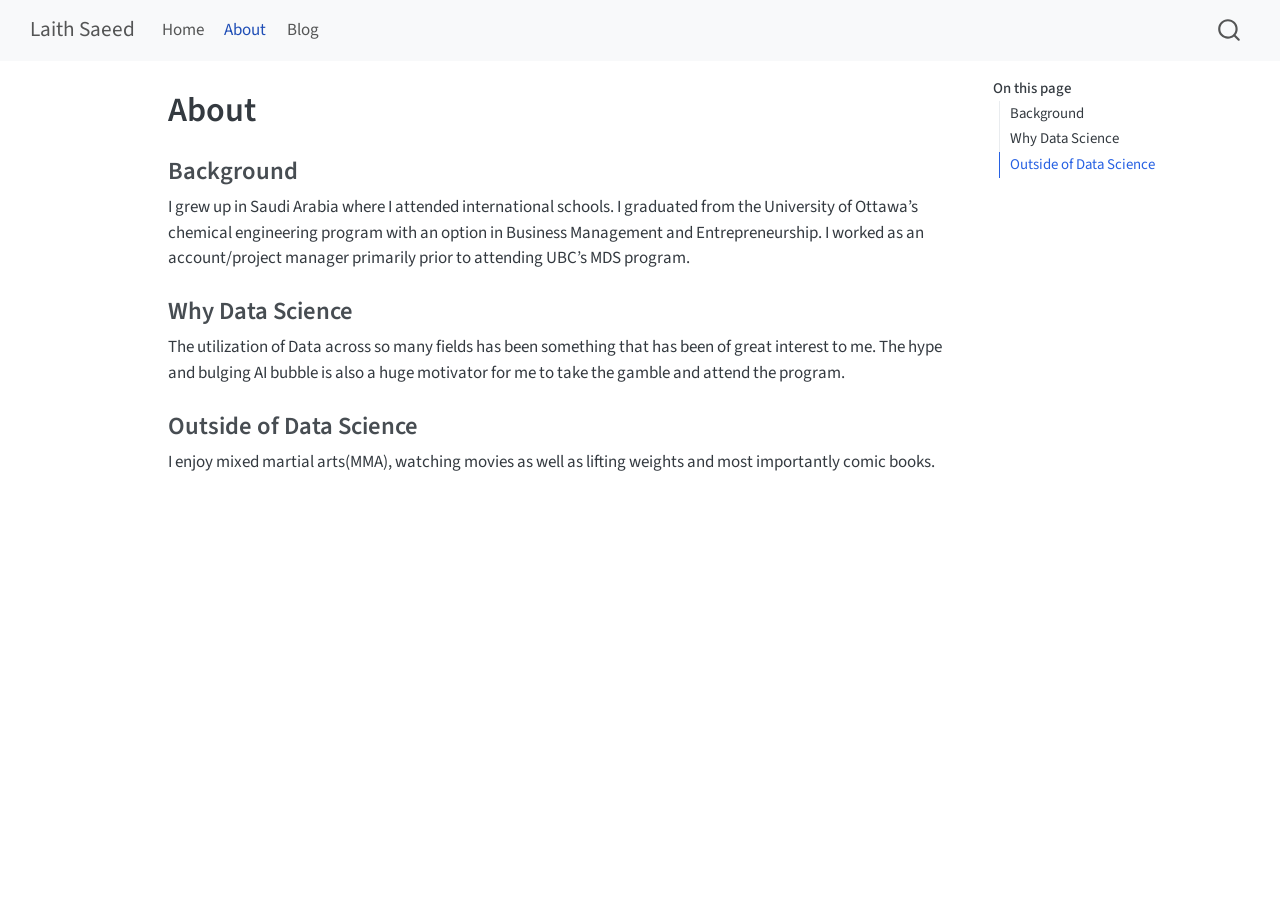
<file: docs/about.html>
<!DOCTYPE html>
<html xmlns="http://www.w3.org/1999/xhtml" lang="en" xml:lang="en"><head>

<meta charset="utf-8">
<meta name="generator" content="quarto-1.10.18">

<meta name="viewport" content="width=device-width, initial-scale=1.0, user-scalable=yes">


<title>About – Laith Saeed</title>
<style>
/* Default styles provided by pandoc.
** See https://pandoc.org/MANUAL.html#variables-for-html for config info.
*/
span.smallcaps{font-variant: small-caps;}
div.columns{display: flex; gap: 1.5em;}
div.column{flex: auto;}
@media screen {
div.columns{gap: min(4vw, 1.5em);}
div.column{overflow-x: auto;}
}
div.hanging-indent{margin-left: 1.5em; text-indent: -1.5em;}
ul.task-list{list-style: none;}
ul.task-list li input[type="checkbox"] {
  width: 0.8em;
  margin: 0 0.8em 0.2em -1em; /* quarto-specific, see https://github.com/quarto-dev/quarto-cli/issues/4556 */ 
  vertical-align: middle;
}
</style>


<script src="site_libs/quarto-nav/quarto-nav.js"></script>
<script src="site_libs/quarto-nav/headroom.min.js"></script>
<script src="site_libs/clipboard/clipboard.min.js"></script>
<script src="site_libs/quarto-search/autocomplete.umd.js"></script>
<script src="site_libs/quarto-search/fuse.min.js"></script>
<script src="site_libs/quarto-search/quarto-search.js"></script>
<meta name="quarto:offset" content="./">
<script src="site_libs/quarto-html/quarto.js" type="module"></script>
<script src="site_libs/quarto-html/tabsets/tabsets.js" type="module"></script>
<script src="site_libs/quarto-html/popper.min.js"></script>
<script src="site_libs/quarto-html/tippy.umd.min.js"></script>
<script src="site_libs/quarto-html/anchor.min.js"></script>
<link href="site_libs/quarto-html/tippy.css" rel="stylesheet">
<link href="site_libs/quarto-html/quarto-syntax-highlighting-64a204ab8560d761af7679ceaba22944.css" rel="stylesheet" id="quarto-text-highlighting-styles">
<script src="site_libs/bootstrap/bootstrap.min.js"></script>
<link href="site_libs/bootstrap/bootstrap-icons.css" rel="stylesheet">
<link href="site_libs/bootstrap/bootstrap-39f149490451521b1390b826a6b7166e.min.css" rel="stylesheet" append-hash="true" id="quarto-bootstrap" data-mode="light">
<script id="quarto-search-options" type="application/json">{
  "location": "navbar",
  "copy-button": false,
  "collapse-after": 3,
  "panel-placement": "end",
  "type": "overlay",
  "limit": 50,
  "keyboard-shortcut": [
    "f",
    "/",
    "s"
  ],
  "show-item-context": false,
  "language": {
    "search-no-results-text": "No results",
    "search-matching-documents-text": "matching documents",
    "search-copy-link-title": "Copy link to search",
    "search-hide-matches-text": "Hide additional matches",
    "search-more-match-text": "more match in this document",
    "search-more-matches-text": "more matches in this document",
    "search-clear-button-title": "Clear",
    "search-text-placeholder": "",
    "search-detached-cancel-button-title": "Cancel",
    "search-submit-button-title": "Submit",
    "search-label": "Search"
  }
}</script>


<link rel="stylesheet" href="styles.css">
</head>

<body class="nav-fixed quarto-light">

<div id="quarto-search-results"></div>
  <header id="quarto-header" class="headroom fixed-top">
    <nav class="navbar navbar-expand-lg " data-bs-theme="dark">
      <div class="navbar-container container-fluid">
      <div class="navbar-brand-container mx-auto">
    <a class="navbar-brand" href="./index.html">
    <span class="navbar-title">Laith Saeed</span>
    </a>
  </div>
            <div id="quarto-search" class="" title="Search"></div>
          <button class="navbar-toggler" type="button" data-bs-toggle="collapse" data-bs-target="#navbarCollapse" aria-controls="navbarCollapse" role="menu" aria-expanded="false" aria-label="Toggle navigation" onclick="if (window.quartoToggleHeadroom) { window.quartoToggleHeadroom(); }">
  <span class="navbar-toggler-icon"></span>
</button>
          <div class="collapse navbar-collapse" id="navbarCollapse">
            <ul class="navbar-nav navbar-nav-scroll me-auto">
  <li class="nav-item">
    <a class="nav-link" href="./index.html"> 
<span class="menu-text">Home</span></a>
  </li>  
  <li class="nav-item">
    <a class="nav-link active" href="./about.html" aria-current="page"> 
<span class="menu-text">About</span></a>
  </li>  
  <li class="nav-item">
    <a class="nav-link" href="./blog.html"> 
<span class="menu-text">Blog</span></a>
  </li>  
</ul>
          </div> <!-- /navcollapse -->
            <div class="quarto-navbar-tools">
</div>
      </div> <!-- /container-fluid -->
    </nav>
</header>
<!-- content -->
<div id="quarto-content" class="quarto-container page-columns page-rows-contents page-layout-article page-navbar">
<!-- sidebar -->
<!-- margin-sidebar -->
    <div id="quarto-margin-sidebar" class="sidebar margin-sidebar">
        <nav id="TOC" role="doc-toc" class="toc-active">
    <h2 id="toc-title">On this page</h2>
   
  <ul>
  <li><a href="#background" id="toc-background" class="nav-link active" data-scroll-target="#background">Background</a></li>
  <li><a href="#why-data-science" id="toc-why-data-science" class="nav-link" data-scroll-target="#why-data-science">Why Data Science</a></li>
  <li><a href="#outside-of-data-science" id="toc-outside-of-data-science" class="nav-link" data-scroll-target="#outside-of-data-science">Outside of Data Science</a></li>
  </ul>
</nav>
    </div>
<!-- main -->
<main class="content" id="quarto-document-content">

<header id="title-block-header" class="quarto-title-block default">
<div class="quarto-title">
<h1 class="title">About</h1>
</div>



<div class="quarto-title-meta">

    
  
    
  </div>
  


</header>


<section id="background" class="level3">
<h3 class="anchored" data-anchor-id="background">Background</h3>
<p>I grew up in Saudi Arabia where I attended international schools. I graduated from the University of Ottawa’s chemical engineering program with an option in Business Management and Entrepreneurship. I worked as an account/project manager primarily prior to attending UBC’s MDS program.</p>
</section>
<section id="why-data-science" class="level3">
<h3 class="anchored" data-anchor-id="why-data-science">Why Data Science</h3>
<p>The utilization of Data across so many fields has been something that has been of great interest to me. The hype and bulging AI bubble is also a huge motivator for me to take the gamble and attend the program.</p>
</section>
<section id="outside-of-data-science" class="level3">
<h3 class="anchored" data-anchor-id="outside-of-data-science">Outside of Data Science</h3>
<p>I enjoy mixed martial arts(MMA), watching movies as well as lifting weights and most importantly comic books.</p>


</section>

</main> <!-- /main -->
<script id="quarto-html-after-body" type="application/javascript">
  window.document.addEventListener("DOMContentLoaded", function (event) {
    const icon = "";
    const anchorJS = new window.AnchorJS();
    anchorJS.options = {
      placement: 'right',
      icon: icon
    };
    anchorJS.add('.anchored');
    const isCodeAnnotation = (el) => {
      for (const clz of el.classList) {
        if (clz.startsWith('code-annotation-')) {                     
          return true;
        }
      }
      return false;
    }
    const onCopySuccess = function(e) {
      // button target
      const button = e.trigger;
      // don't keep focus
      button.blur();
      // flash "checked"
      button.classList.add('code-copy-button-checked');
      var currentTitle = button.getAttribute("title");
      button.setAttribute("title", "Copied!");
      let tooltip;
      if (window.bootstrap) {
        button.setAttribute("data-bs-toggle", "tooltip");
        button.setAttribute("data-bs-placement", "left");
        button.setAttribute("data-bs-title", "Copied!");
        tooltip = new bootstrap.Tooltip(button, 
          { trigger: "manual", 
            customClass: "code-copy-button-tooltip",
            offset: [0, -8]});
        tooltip.show();    
      }
      setTimeout(function() {
        if (tooltip) {
          tooltip.hide();
          button.removeAttribute("data-bs-title");
          button.removeAttribute("data-bs-toggle");
          button.removeAttribute("data-bs-placement");
        }
        button.setAttribute("title", currentTitle);
        button.classList.remove('code-copy-button-checked');
      }, 1000);
      // clear code selection
      e.clearSelection();
    }
    const getTextToCopy = function(trigger) {
      const outerScaffold = trigger.parentElement.cloneNode(true);
      const codeEl = outerScaffold.querySelector('code');
      for (const childEl of codeEl.children) {
        if (isCodeAnnotation(childEl)) {
          childEl.remove();
        }
      }
      return codeEl.innerText;
    }
    const clipboard = new window.ClipboardJS('.code-copy-button:not([data-in-quarto-modal])', {
      text: getTextToCopy
    });
    clipboard.on('success', onCopySuccess);
    if (window.document.getElementById('quarto-embedded-source-code-modal')) {
      const clipboardModal = new window.ClipboardJS('.code-copy-button[data-in-quarto-modal]', {
        text: getTextToCopy,
        container: window.document.getElementById('quarto-embedded-source-code-modal')
      });
      clipboardModal.on('success', onCopySuccess);
    }
      var localhostRegex = new RegExp(/^(?:http|https):\/\/localhost\:?[0-9]*\//);
      var mailtoRegex = new RegExp(/^mailto:/);
        var filterRegex = new RegExp('/' + window.location.host + '/');
      var isInternal = (href) => {
          return filterRegex.test(href) || localhostRegex.test(href) || mailtoRegex.test(href);
      }
      // Inspect non-navigation links and adorn them if external
     var links = window.document.querySelectorAll('a[href]:not(.nav-link):not(.navbar-brand):not(.toc-action):not(.sidebar-link):not(.sidebar-item-toggle):not(.pagination-link):not(.no-external):not([aria-hidden]):not(.dropdown-item):not(.quarto-navigation-tool):not(.about-link)');
      for (var i=0; i<links.length; i++) {
        const link = links[i];
        if (!isInternal(link.href)) {
          // undo the damage that might have been done by quarto-nav.js in the case of
          // links that we want to consider external
          if (link.dataset.originalHref !== undefined) {
            link.href = link.dataset.originalHref;
          }
        }
      }
    function tippyHover(el, contentFn, onTriggerFn, onUntriggerFn) {
      const config = {
        allowHTML: true,
        maxWidth: 500,
        delay: 100,
        arrow: false,
        appendTo: function(el) {
            return el.parentElement;
        },
        interactive: true,
        interactiveBorder: 10,
        theme: 'quarto',
        placement: 'bottom-start',
      };
      if (contentFn) {
        config.content = contentFn;
      }
      if (onTriggerFn) {
        config.onTrigger = onTriggerFn;
      }
      if (onUntriggerFn) {
        config.onUntrigger = onUntriggerFn;
      }
      window.tippy(el, config); 
    }
    const noterefs = window.document.querySelectorAll('a[role="doc-noteref"]');
    for (var i=0; i<noterefs.length; i++) {
      const ref = noterefs[i];
      tippyHover(ref, function() {
        // use id or data attribute instead here
        let href = ref.getAttribute('data-footnote-href') || ref.getAttribute('href');
        try { href = new URL(href).hash; } catch {}
        const id = href.replace(/^#\/?/, "");
        const note = window.document.getElementById(id);
        if (note) {
          return note.innerHTML;
        } else {
          return "";
        }
      });
    }
    const xrefs = window.document.querySelectorAll('a.quarto-xref');
    const processXRef = (id, note) => {
      // Strip column container classes
      const stripColumnClz = (el) => {
        el.classList.remove("page-full", "page-columns");
        if (el.children) {
          for (const child of el.children) {
            stripColumnClz(child);
          }
        }
      }
      stripColumnClz(note)
      if (id === null || id.startsWith('sec-')) {
        // Special case sections, only their first couple elements
        const container = document.createElement("div");
        if (note.children && note.children.length > 2) {
          container.appendChild(note.children[0].cloneNode(true));
          for (let i = 1; i < note.children.length; i++) {
            const child = note.children[i];
            if (child.tagName === "P" && child.innerText === "") {
              continue;
            } else {
              container.appendChild(child.cloneNode(true));
              break;
            }
          }
          if (window.Quarto?.typesetMath) {
            window.Quarto.typesetMath(container);
          }
          return container.innerHTML
        } else {
          if (window.Quarto?.typesetMath) {
            window.Quarto.typesetMath(note);
          }
          return note.innerHTML;
        }
      } else {
        // Remove any anchor links if they are present
        const anchorLink = note.querySelector('a.anchorjs-link');
        if (anchorLink) {
          anchorLink.remove();
        }
        if (window.Quarto?.typesetMath) {
          window.Quarto.typesetMath(note);
        }
        if (note.classList.contains("callout")) {
          return note.outerHTML;
        } else {
          return note.innerHTML;
        }
      }
    }
    for (var i=0; i<xrefs.length; i++) {
      const xref = xrefs[i];
      tippyHover(xref, undefined, function(instance) {
        instance.disable();
        let url = xref.getAttribute('href');
        let hash = undefined; 
        if (url.startsWith('#')) {
          hash = url;
        } else {
          try { hash = new URL(url).hash; } catch {}
        }
        if (hash) {
          const id = hash.replace(/^#\/?/, "");
          const note = window.document.getElementById(id);
          if (note !== null) {
            try {
              const html = processXRef(id, note.cloneNode(true));
              instance.setContent(html);
            } finally {
              instance.enable();
              instance.show();
            }
          } else {
            // See if we can fetch this
            fetch(url.split('#')[0])
            .then(res => res.text())
            .then(html => {
              const parser = new DOMParser();
              const htmlDoc = parser.parseFromString(html, "text/html");
              const note = htmlDoc.getElementById(id);
              if (note !== null) {
                const html = processXRef(id, note);
                instance.setContent(html);
              } 
            }).finally(() => {
              instance.enable();
              instance.show();
            });
          }
        } else {
          // See if we can fetch a full url (with no hash to target)
          // This is a special case and we should probably do some content thinning / targeting
          fetch(url)
          .then(res => res.text())
          .then(html => {
            const parser = new DOMParser();
            const htmlDoc = parser.parseFromString(html, "text/html");
            const note = htmlDoc.querySelector('main.content');
            if (note !== null) {
              // This should only happen for chapter cross references
              // (since there is no id in the URL)
              // remove the first header
              if (note.children.length > 0 && note.children[0].tagName === "HEADER") {
                note.children[0].remove();
              }
              const html = processXRef(null, note);
              instance.setContent(html);
            } 
          }).finally(() => {
            instance.enable();
            instance.show();
          });
        }
      }, function(instance) {
      });
    }
        let selectedAnnoteEl;
        const selectorForAnnotation = ( cell, annotation) => {
          let cellAttr = 'data-code-cell="' + cell + '"';
          let lineAttr = 'data-code-annotation="' +  annotation + '"';
          const selector = 'span[' + cellAttr + '][' + lineAttr + ']';
          return selector;
        }
        const selectCodeLines = (annoteEl) => {
          const doc = window.document;
          const targetCell = annoteEl.getAttribute("data-target-cell");
          const targetAnnotation = annoteEl.getAttribute("data-target-annotation");
          const annoteSpan = window.document.querySelector(selectorForAnnotation(targetCell, targetAnnotation));
          const lines = annoteSpan.getAttribute("data-code-lines").split(",");
          const lineIds = lines.map((line) => {
            return targetCell + "-" + line;
          })
          let top = null;
          let height = null;
          let parent = null;
          if (lineIds.length > 0) {
              //compute the position of the single el (top and bottom and make a div)
              const el = window.document.getElementById(lineIds[0]);
              top = el.offsetTop;
              height = el.offsetHeight;
              parent = el.parentElement.parentElement;
            if (lineIds.length > 1) {
              const lastEl = window.document.getElementById(lineIds[lineIds.length - 1]);
              const bottom = lastEl.offsetTop + lastEl.offsetHeight;
              height = bottom - top;
            }
            if (top !== null && height !== null && parent !== null) {
              // cook up a div (if necessary) and position it 
              let div = window.document.getElementById("code-annotation-line-highlight");
              if (div === null) {
                div = window.document.createElement("div");
                div.setAttribute("id", "code-annotation-line-highlight");
                div.style.position = 'absolute';
                parent.appendChild(div);
              }
              div.style.top = top - 2 + "px";
              div.style.height = height + 4 + "px";
              div.style.left = 0;
              let gutterDiv = window.document.getElementById("code-annotation-line-highlight-gutter");
              if (gutterDiv === null) {
                gutterDiv = window.document.createElement("div");
                gutterDiv.setAttribute("id", "code-annotation-line-highlight-gutter");
                gutterDiv.style.position = 'absolute';
                const codeCell = window.document.getElementById(targetCell);
                const gutter = codeCell.querySelector('.code-annotation-gutter');
                gutter.appendChild(gutterDiv);
              }
              gutterDiv.style.top = top - 2 + "px";
              gutterDiv.style.height = height + 4 + "px";
            }
            selectedAnnoteEl = annoteEl;
          }
        };
        const unselectCodeLines = () => {
          const elementsIds = ["code-annotation-line-highlight", "code-annotation-line-highlight-gutter"];
          elementsIds.forEach((elId) => {
            const div = window.document.getElementById(elId);
            if (div) {
              div.remove();
            }
          });
          selectedAnnoteEl = undefined;
        };
          // Handle positioning of the toggle
      window.addEventListener(
        "resize",
        throttle(() => {
          elRect = undefined;
          if (selectedAnnoteEl) {
            selectCodeLines(selectedAnnoteEl);
          }
        }, 10)
      );
      function throttle(fn, ms) {
      let throttle = false;
      let timer;
        return (...args) => {
          if(!throttle) { // first call gets through
              fn.apply(this, args);
              throttle = true;
          } else { // all the others get throttled
              if(timer) clearTimeout(timer); // cancel #2
              timer = setTimeout(() => {
                fn.apply(this, args);
                timer = throttle = false;
              }, ms);
          }
        };
      }
        // Attach click handler to the DT
        const annoteDls = window.document.querySelectorAll('dt[data-target-cell]');
        for (const annoteDlNode of annoteDls) {
          annoteDlNode.addEventListener('click', (event) => {
            const clickedEl = event.target;
            if (clickedEl !== selectedAnnoteEl) {
              unselectCodeLines();
              const activeEl = window.document.querySelector('dt[data-target-cell].code-annotation-active');
              if (activeEl) {
                activeEl.classList.remove('code-annotation-active');
              }
              selectCodeLines(clickedEl);
              clickedEl.classList.add('code-annotation-active');
            } else {
              // Unselect the line
              unselectCodeLines();
              clickedEl.classList.remove('code-annotation-active');
            }
          });
        }
    const findCites = (el) => {
      const parentEl = el.parentElement;
      if (parentEl) {
        const cites = parentEl.dataset.cites;
        if (cites) {
          return {
            el,
            cites: cites.split(' ')
          };
        } else {
          return findCites(el.parentElement)
        }
      } else {
        return undefined;
      }
    };
    var bibliorefs = window.document.querySelectorAll('a[role="doc-biblioref"]');
    for (var i=0; i<bibliorefs.length; i++) {
      const ref = bibliorefs[i];
      const citeInfo = findCites(ref);
      if (citeInfo) {
        tippyHover(citeInfo.el, function() {
          var popup = window.document.createElement('div');
          citeInfo.cites.forEach(function(cite) {
            var citeDiv = window.document.createElement('div');
            citeDiv.classList.add('hanging-indent');
            citeDiv.classList.add('csl-entry');
            var biblioDiv = window.document.getElementById('ref-' + cite);
            if (biblioDiv) {
              citeDiv.innerHTML = biblioDiv.innerHTML;
            }
            popup.appendChild(citeDiv);
          });
          return popup.innerHTML;
        });
      }
    }
  });
  </script>
</div> <!-- /content -->




</body></html>
</file>
<file: docs/site_libs/quarto-html/tippy.css>
.tippy-box[data-animation=fade][data-state=hidden]{opacity:0}[data-tippy-root]{max-width:calc(100vw - 10px)}.tippy-box{position:relative;background-color:#333;color:#fff;border-radius:4px;font-size:14px;line-height:1.4;white-space:normal;outline:0;transition-property:transform,visibility,opacity}.tippy-box[data-placement^=top]>.tippy-arrow{bottom:0}.tippy-box[data-placement^=top]>.tippy-arrow:before{bottom:-7px;left:0;border-width:8px 8px 0;border-top-color:initial;transform-origin:center top}.tippy-box[data-placement^=bottom]>.tippy-arrow{top:0}.tippy-box[data-placement^=bottom]>.tippy-arrow:before{top:-7px;left:0;border-width:0 8px 8px;border-bottom-color:initial;transform-origin:center bottom}.tippy-box[data-placement^=left]>.tippy-arrow{right:0}.tippy-box[data-placement^=left]>.tippy-arrow:before{border-width:8px 0 8px 8px;border-left-color:initial;right:-7px;transform-origin:center left}.tippy-box[data-placement^=right]>.tippy-arrow{left:0}.tippy-box[data-placement^=right]>.tippy-arrow:before{left:-7px;border-width:8px 8px 8px 0;border-right-color:initial;transform-origin:center right}.tippy-box[data-inertia][data-state=visible]{transition-timing-function:cubic-bezier(.54,1.5,.38,1.11)}.tippy-arrow{width:16px;height:16px;color:#333}.tippy-arrow:before{content:"";position:absolute;border-color:transparent;border-style:solid}.tippy-content{position:relative;padding:5px 9px;z-index:1}
</file>
<file: docs/site_libs/quarto-html/quarto-syntax-highlighting-64a204ab8560d761af7679ceaba22944.css>
/* quarto syntax highlight colors */
:root {
  --quarto-hl-ot-color: #003B4F;
  --quarto-hl-at-color: #657422;
  --quarto-hl-ss-color: #20794D;
  --quarto-hl-an-color: #5E5E5E;
  --quarto-hl-fu-color: #4758AB;
  --quarto-hl-st-color: #20794D;
  --quarto-hl-cf-color: #003B4F;
  --quarto-hl-op-color: #5E5E5E;
  --quarto-hl-er-color: #AD0000;
  --quarto-hl-bn-color: #AD0000;
  --quarto-hl-al-color: #AD0000;
  --quarto-hl-va-color: #111111;
  --quarto-hl-bu-color: inherit;
  --quarto-hl-ex-color: inherit;
  --quarto-hl-pp-color: #AD0000;
  --quarto-hl-in-color: #5E5E5E;
  --quarto-hl-vs-color: #20794D;
  --quarto-hl-wa-color: #5E5E5E;
  --quarto-hl-do-color: #5E5E5E;
  --quarto-hl-im-color: #00769E;
  --quarto-hl-ch-color: #20794D;
  --quarto-hl-dt-color: #AD0000;
  --quarto-hl-fl-color: #AD0000;
  --quarto-hl-co-color: #5E5E5E;
  --quarto-hl-cv-color: #5E5E5E;
  --quarto-hl-cn-color: #8f5902;
  --quarto-hl-sc-color: #5E5E5E;
  --quarto-hl-dv-color: #AD0000;
  --quarto-hl-kw-color: #003B4F;
}

/* other quarto variables */
:root {
  --quarto-font-monospace: SFMono-Regular, Menlo, Monaco, Consolas, "Liberation Mono", "Courier New", monospace;
}

/* syntax highlight based on Pandoc's rules */
pre > code.sourceCode > span {
  color: #003B4F;
}

code.sourceCode > span {
  color: #003B4F;
}

div.sourceCode,
div.sourceCode pre.sourceCode {
  color: #003B4F;
}

/* Normal */
code span {
  color: #003B4F;
}

/* Alert */
code span.al {
  color: #AD0000;
  font-style: inherit;
}

/* Annotation */
code span.an {
  color: #5E5E5E;
  font-style: inherit;
}

/* Attribute */
code span.at {
  color: #657422;
  font-style: inherit;
}

/* BaseN */
code span.bn {
  color: #AD0000;
  font-style: inherit;
}

/* BuiltIn */
code span.bu {
  font-style: inherit;
}

/* ControlFlow */
code span.cf {
  color: #003B4F;
  font-weight: bold;
  font-style: inherit;
}

/* Char */
code span.ch {
  color: #20794D;
  font-style: inherit;
}

/* Constant */
code span.cn {
  color: #8f5902;
  font-style: inherit;
}

/* Comment */
code span.co {
  color: #5E5E5E;
  font-style: inherit;
}

/* CommentVar */
code span.cv {
  color: #5E5E5E;
  font-style: italic;
}

/* Documentation */
code span.do {
  color: #5E5E5E;
  font-style: italic;
}

/* DataType */
code span.dt {
  color: #AD0000;
  font-style: inherit;
}

/* DecVal */
code span.dv {
  color: #AD0000;
  font-style: inherit;
}

/* Error */
code span.er {
  color: #AD0000;
  font-style: inherit;
}

/* Extension */
code span.ex {
  font-style: inherit;
}

/* Float */
code span.fl {
  color: #AD0000;
  font-style: inherit;
}

/* Function */
code span.fu {
  color: #4758AB;
  font-style: inherit;
}

/* Import */
code span.im {
  color: #00769E;
  font-style: inherit;
}

/* Information */
code span.in {
  color: #5E5E5E;
  font-style: inherit;
}

/* Keyword */
code span.kw {
  color: #003B4F;
  font-weight: bold;
  font-style: inherit;
}

/* Operator */
code span.op {
  color: #5E5E5E;
  font-style: inherit;
}

/* Other */
code span.ot {
  color: #003B4F;
  font-style: inherit;
}

/* Preprocessor */
code span.pp {
  color: #AD0000;
  font-style: inherit;
}

/* SpecialChar */
code span.sc {
  color: #5E5E5E;
  font-style: inherit;
}

/* SpecialString */
code span.ss {
  color: #20794D;
  font-style: inherit;
}

/* String */
code span.st {
  color: #20794D;
  font-style: inherit;
}

/* Variable */
code span.va {
  color: #111111;
  font-style: inherit;
}

/* VerbatimString */
code span.vs {
  color: #20794D;
  font-style: inherit;
}

/* Warning */
code span.wa {
  color: #5E5E5E;
  font-style: italic;
}

.prevent-inlining {
  content: "</";
}

/*# sourceMappingURL=9d8d5bb603a83b8298b89080a598c93b.css.map */
</file>
<file: docs/styles.css>
/* css styles */
</file>
